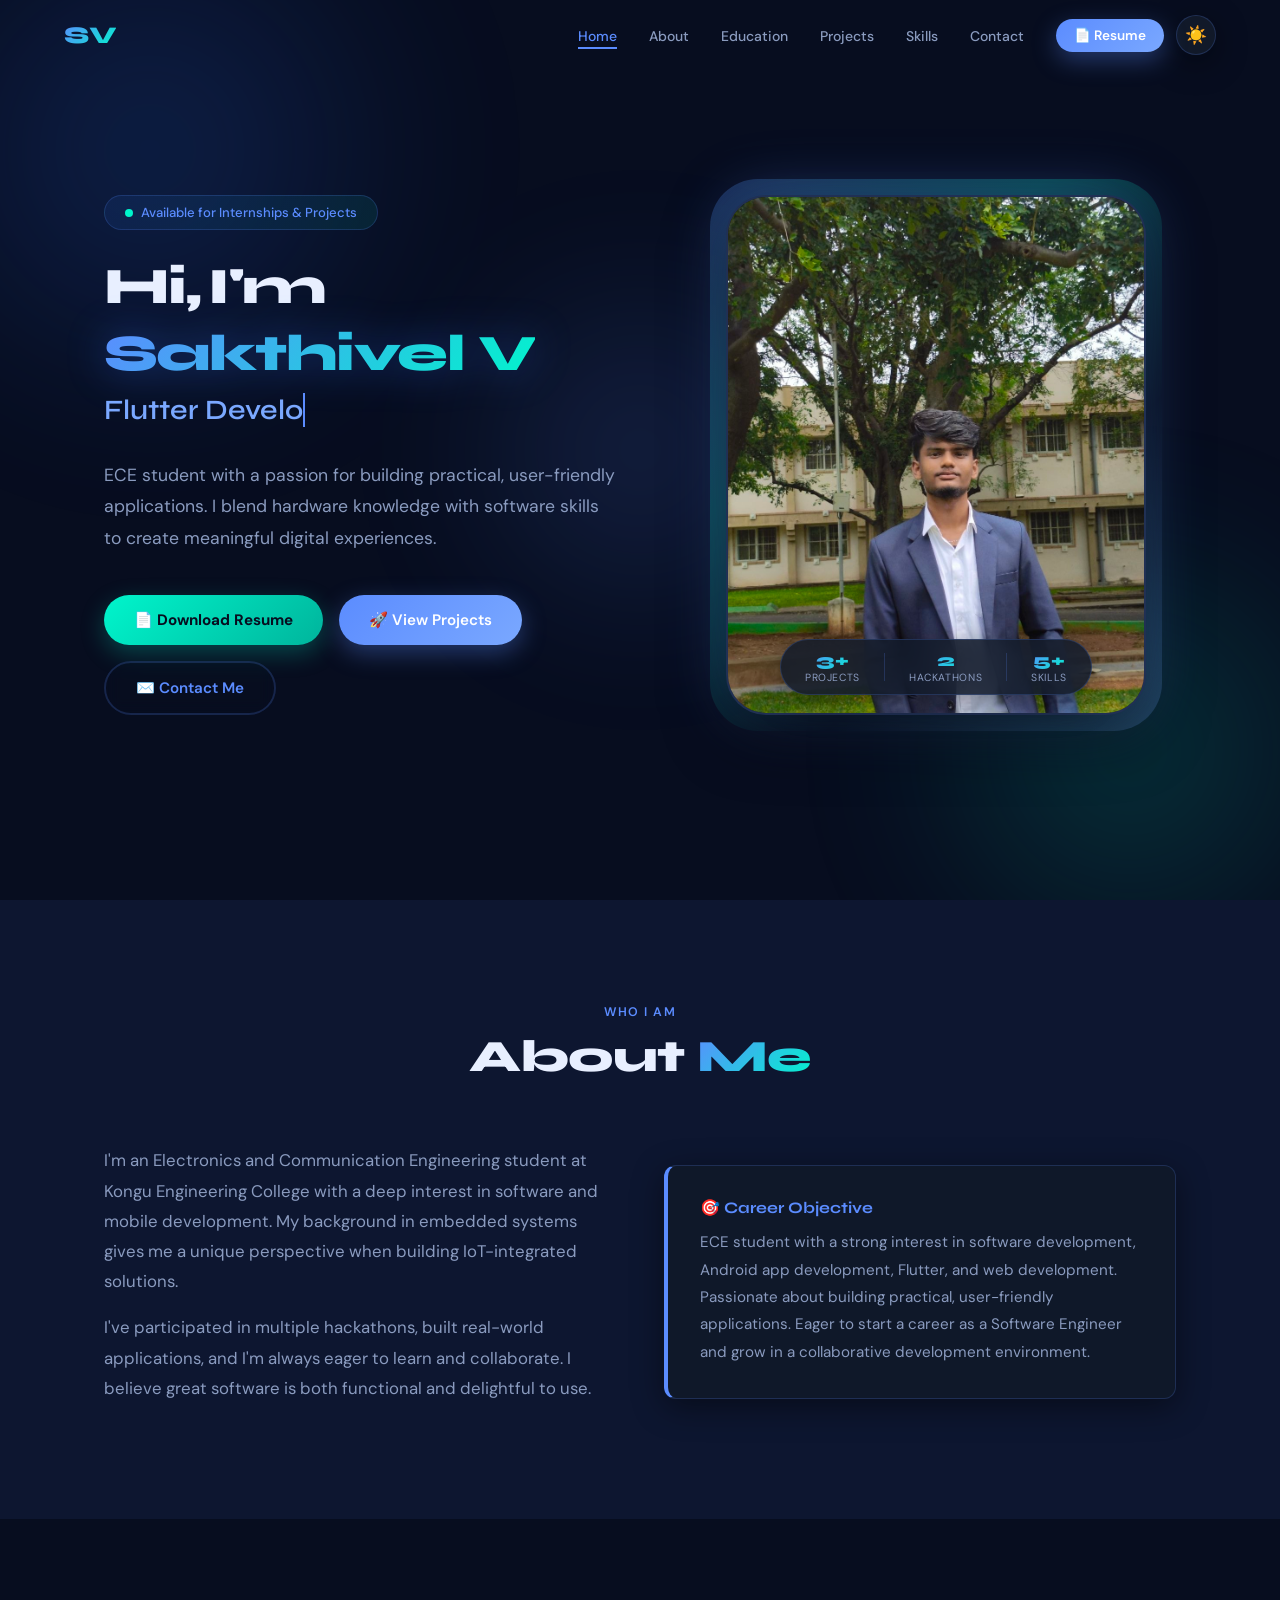
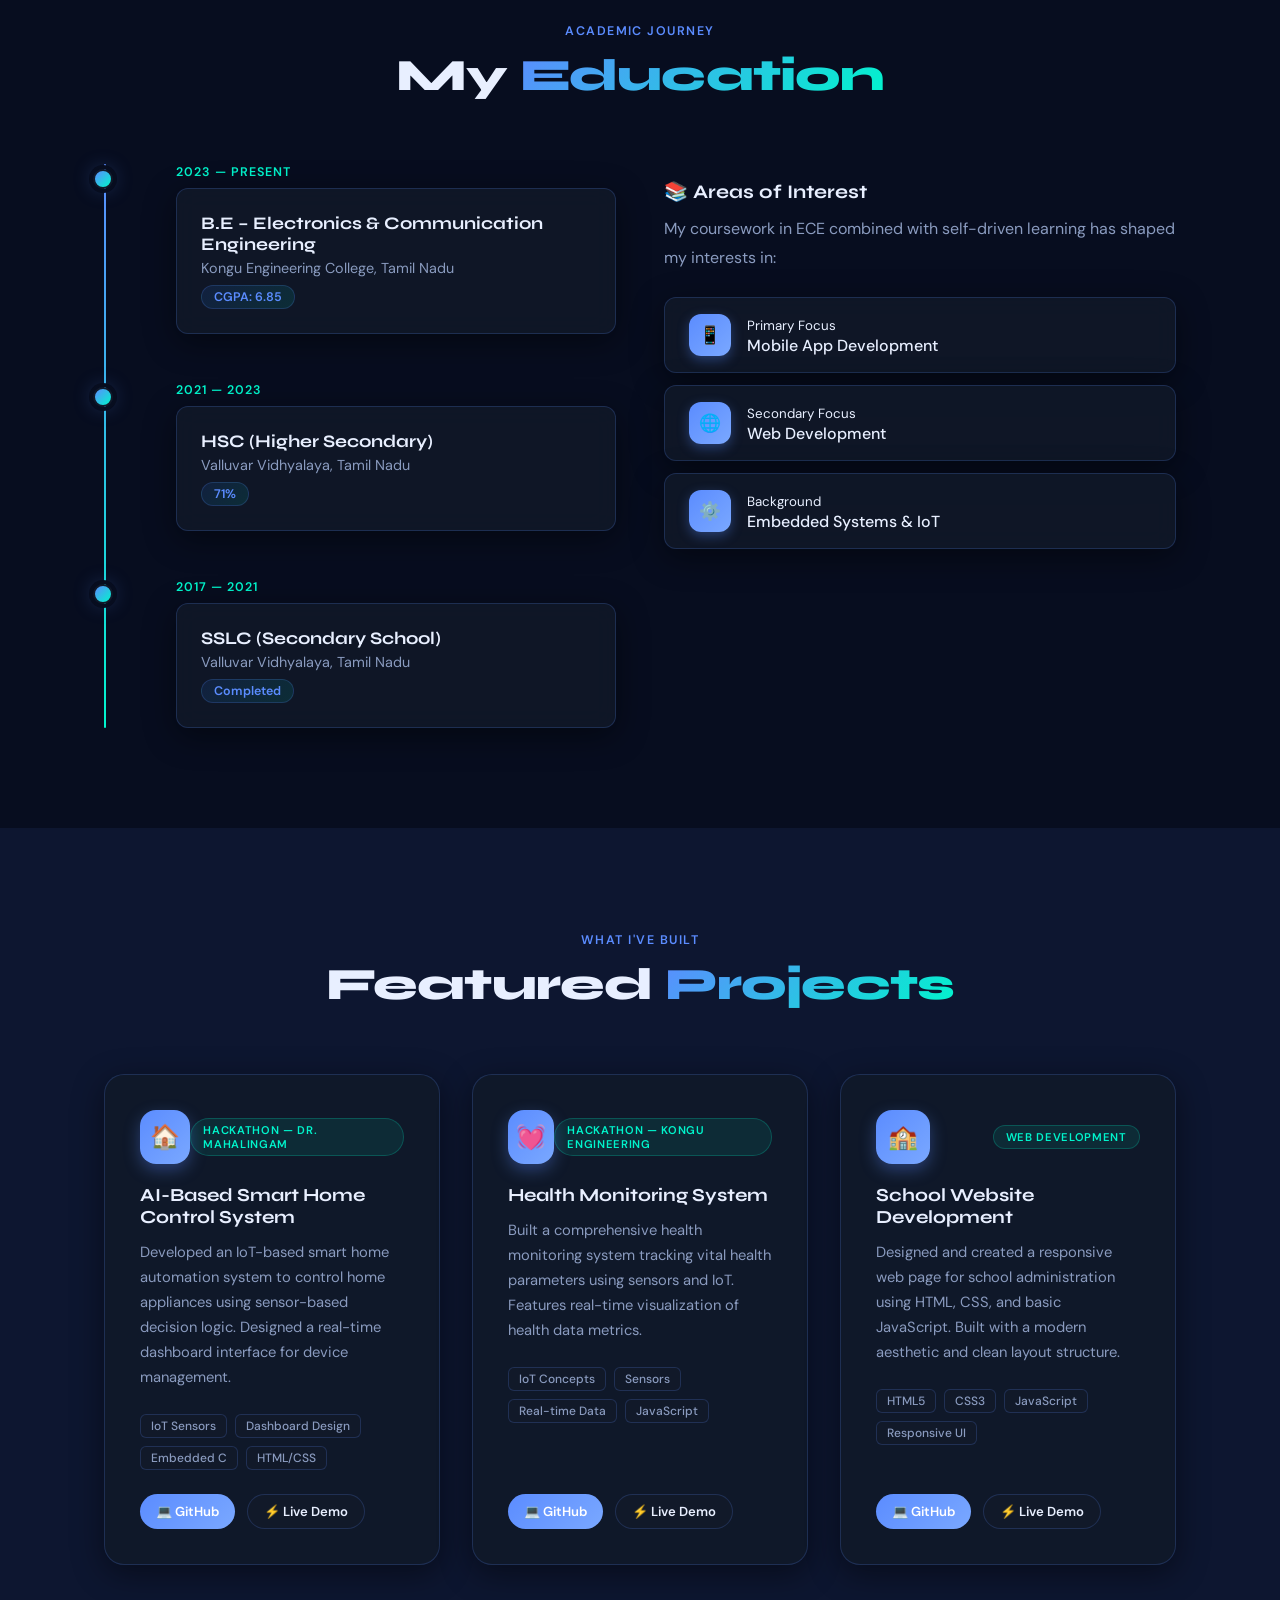
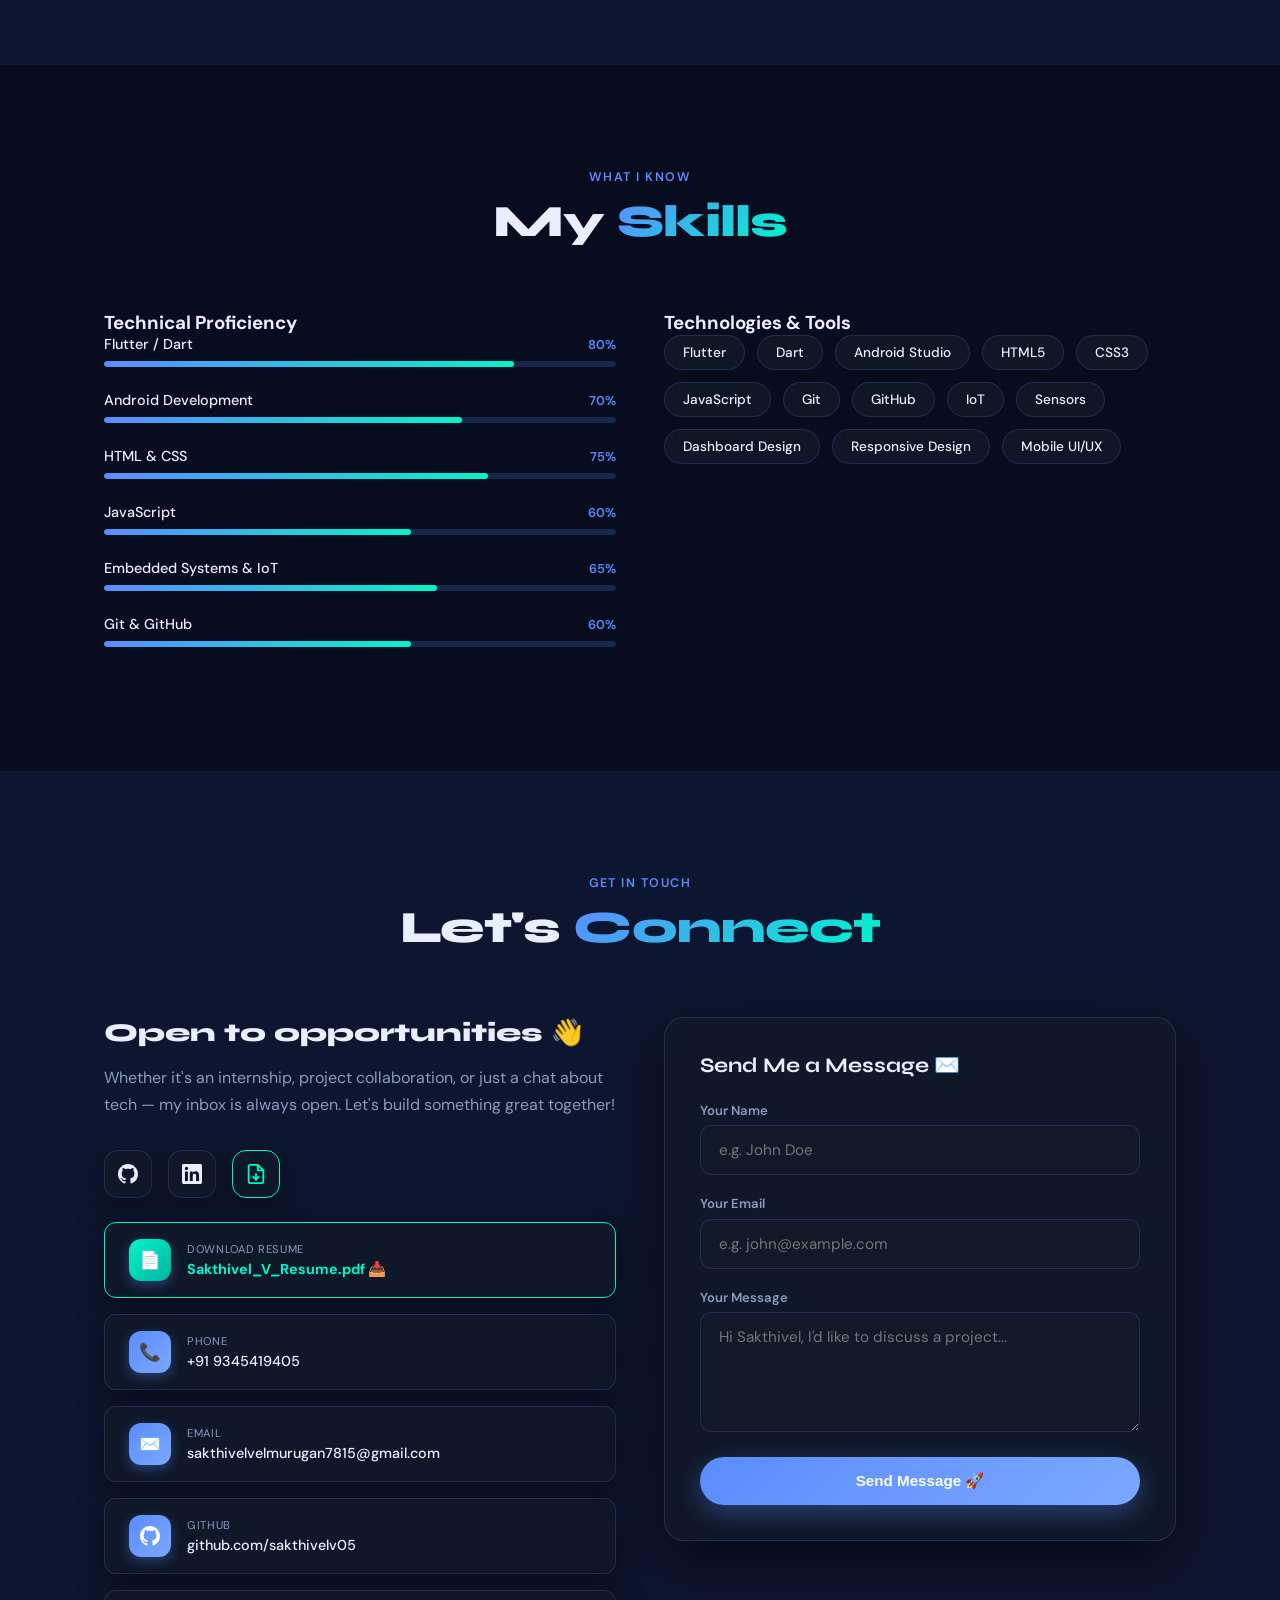
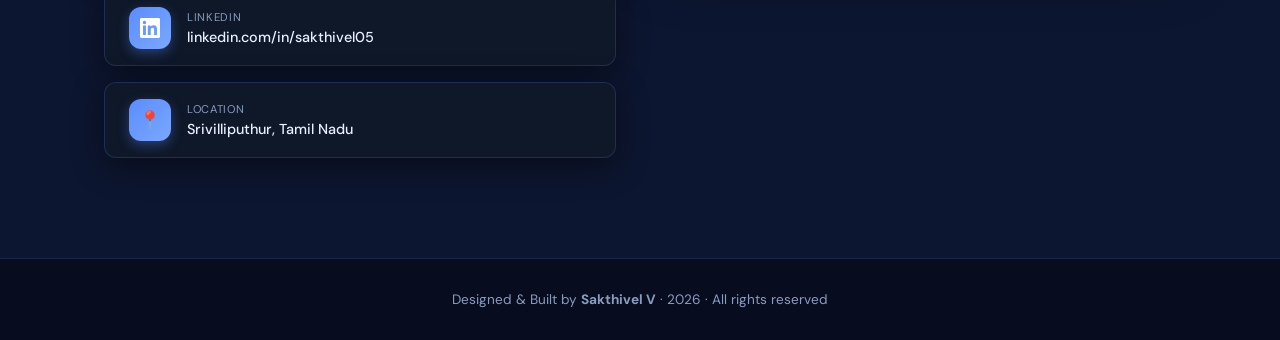
<file: index.html>
<!DOCTYPE html>
<html lang="en" data-theme="dark">
<head>
  <meta charset="UTF-8" />
  <meta name="viewport" content="width=device-width, initial-scale=1.0"/>
  <title>Sakthivel V — Flutter & Web Developer | ECE Student</title>

  <!-- SEO & Meta Tags -->
  <meta name="description" content="Official portfolio of Sakthivel V, B.E ECE student at Kongu Engineering College. Specializing in Flutter mobile development, web development, IoT, and embedded systems." />
  <meta name="keywords" content="Sakthivel V, Sakthivel, Sakthivel Velmurugan, Flutter Developer, Web Developer, ECE, Kongu Engineering College, Portfolio, Android Developer, IoT" />
  <meta name="author" content="Sakthivel V" />
  <meta name="theme-color" content="#070d1f" />

  <!-- Open Graph / Social Sharing Media -->
  <meta property="og:type" content="website" />
  <meta property="og:url" content="https://sakthivelv.netlify.app/" />
  <meta property="og:title" content="Sakthivel V — Developer Portfolio" />
  <meta property="og:description" content="ECE Student & Developer passionate about Flutter, Web Apps, and IoT Solutions. Check out my projects and experience." />
  <meta property="og:image" content="https://sakthivelv.netlify.app/sakthi.jpg" />

  <!-- Twitter Meta Tags -->
  <meta name="twitter:card" content="summary_large_image" />
  <meta name="twitter:title" content="Sakthivel V — Developer Portfolio" />
  <meta name="twitter:description" content="ECE Student & Developer passionate about Flutter, Web Apps, and IoT Solutions." />
  <meta name="twitter:image" content="https://sakthivelv.netlify.app/sakthi.jpg" />

  <!-- Google Fonts -->
  <link rel="preconnect" href="https://fonts.googleapis.com">
  <link rel="preconnect" href="https://fonts.gstatic.com" crossorigin>
  <link href="https://fonts.googleapis.com/css2?family=Syne:wght@400;600;700;800&family=DM+Sans:ital,opsz,wght@0,9..40,300;0,9..40,400;0,9..40,500;1,9..40,300&display=swap" rel="stylesheet"/>

  <!-- External Stylesheet -->
  <link rel="stylesheet" href="styles.css" />

  <!-- Deferred Script -->
  <script src="script.js" defer></script>
</head>
<body>

  <!-- Loader -->
  <div id="loader" aria-label="Loading page"><div class="loader-ring"></div></div>

  <!-- Animated Background Orbs -->
  <div class="bg-orbs" aria-hidden="true">
    <div class="orb"></div>
    <div class="orb"></div>
    <div class="orb"></div>
  </div>

  <!-- NAVBAR -->
  <nav id="navbar" aria-label="Main Navigation">
    <a href="#hero" class="nav-brand">SV</a>
    <ul class="nav-links">
      <li><a href="#hero">Home</a></li>
      <li><a href="#about">About</a></li>
      <li><a href="#education">Education</a></li>
      <li><a href="#projects">Projects</a></li>
      <li><a href="#skills">Skills</a></li>
      <li><a href="#contact">Contact</a></li>
    </ul>
    <div class="nav-actions">
      <a href="Sakthivel_V_Resume.pdf" download="Sakthivel_V_Resume.pdf" class="btn btn-primary" style="padding: 8px 18px; font-size: 0.85rem; border-radius: 100px;">📄 Resume</a>
      <button id="theme-toggle" aria-label="Toggle light and dark mode" title="Toggle theme">☀️</button>
      <button class="hamburger" id="hamburger" aria-label="Toggle navigation menu">
        <span></span><span></span><span></span>
      </button>
    </div>
  </nav>

  <!-- Mobile Navigation Menu -->
  <div class="mobile-menu" id="mobileMenu" aria-label="Mobile Navigation">
    <a href="#hero" class="mob-link">Home</a>
    <a href="#about" class="mob-link">About</a>
    <a href="#education" class="mob-link">Education</a>
    <a href="#projects" class="mob-link">Projects</a>
    <a href="#skills" class="mob-link">Skills</a>
    <a href="#contact" class="mob-link">Contact</a>
    <a href="Sakthivel_V_Resume.pdf" download="Sakthivel_V_Resume.pdf" class="mob-link" style="color:var(--accent3);">📄 Download Resume</a>
  </div>

  <!-- ═══════════════ HERO SECTION ═══════════════ -->
  <section id="hero">
    <div class="container">
      <div class="hero-inner">

        <!-- LEFT: Text & CTAs -->
        <div class="hero-content">
          <div class="hero-tag reveal">
            <span class="dot"></span> Available for Internships &amp; Projects
          </div>
          <h1 class="hero-name reveal delay-1">
            <span class="word">Hi,</span>
            <span class="word">I'm</span>
            <span class="word gradient-text">Sakthivel V</span>
          </h1>
          <div class="hero-typing reveal delay-2">
            <span id="typing-text"></span><span class="cursor" aria-hidden="true"> </span>
          </div>
          <p class="hero-desc reveal delay-3">
            ECE student with a passion for building practical, user-friendly applications. I blend hardware knowledge with software skills to create meaningful digital experiences.
          </p>

          <!-- CTAs including Resume Download -->
          <div class="hero-btns reveal delay-4">
            <a href="Sakthivel_V_Resume.pdf" download="Sakthivel_V_Resume.pdf" class="btn btn-secondary">📄 Download Resume</a>
            <a href="#projects" class="btn btn-primary">🚀 View Projects</a>
            <a href="#contact" class="btn btn-outline">✉️ Contact Me</a>
          </div>
        </div>

        <!-- RIGHT: Photo Visual -->
        <div class="hero-visual reveal-right">
          <div class="hero-photo-wrap">
            <div class="photo-card">
              <img id="avatar-img" src="sakthi.jpg" alt="Sakthivel V - Profile Photo" />
              <div class="photo-fallback" id="avatar-fallback">
                <div class="big-emoji">👨‍💻</div>
                <div class="fallback-name">Sakthivel V</div>
                <div class="fallback-role">Flutter &amp; Web Developer</div>
              </div>
            </div>

            <!-- Stats Overlay Badge -->
            <div class="photo-badge">
              <div class="badge-stat">
                <div class="badge-stat-num">3+</div>
                <div class="badge-stat-label">Projects</div>
              </div>
              <div class="badge-divider"></div>
              <div class="badge-stat">
                <div class="badge-stat-num">2</div>
                <div class="badge-stat-label">Hackathons</div>
              </div>
              <div class="badge-divider"></div>
              <div class="badge-stat">
                <div class="badge-stat-num">5+</div>
                <div class="badge-stat-label">Skills</div>
              </div>
            </div>
          </div>
        </div>

      </div>
    </div>
  </section>

  <!-- ═══════════════ ABOUT SECTION ═══════════════ -->
  <section id="about">
    <div class="container">
      <div class="section-header reveal">
        <div class="section-label">Who I Am</div>
        <h2 class="section-title">About <span>Me</span></h2>
      </div>
      <div class="about-grid">
        <div class="about-text reveal-left">
          <p>I'm an Electronics and Communication Engineering student at Kongu Engineering College with a deep interest in software and mobile development. My background in embedded systems gives me a unique perspective when building IoT-integrated solutions.</p>
          <p>I've participated in multiple hackathons, built real-world applications, and I'm always eager to learn and collaborate. I believe great software is both functional and delightful to use.</p>
        </div>
        <div class="objective-box reveal-right">
          <h3>🎯 Career Objective</h3>
          <p>ECE student with a strong interest in software development, Android app development, Flutter, and web development. Passionate about building practical, user-friendly applications. Eager to start a career as a Software Engineer and grow in a collaborative development environment.</p>
        </div>
      </div>
    </div>
  </section>

  <!-- ═══════════════ EDUCATION SECTION ═══════════════ -->
  <section id="education">
    <div class="container">
      <div class="section-header reveal">
        <div class="section-label">Academic Journey</div>
        <h2 class="section-title">My <span>Education</span></h2>
      </div>
      <div class="edu-grid">
        <div class="reveal-left">
          <div class="timeline">
            <div class="timeline-item">
              <div class="timeline-dot"></div>
              <div class="timeline-year">2023 — Present</div>
              <div class="timeline-card">
                <h3>B.E – Electronics &amp; Communication Engineering</h3>
                <p>Kongu Engineering College, Tamil Nadu</p>
                <span class="timeline-badge">CGPA: 6.85</span>
              </div>
            </div>
            <div class="timeline-item">
              <div class="timeline-dot"></div>
              <div class="timeline-year">2021 — 2023</div>
              <div class="timeline-card">
                <h3>HSC (Higher Secondary)</h3>
                <p>Valluvar Vidhyalaya, Tamil Nadu</p>
                <span class="timeline-badge">71%</span>
              </div>
            </div>
            <div class="timeline-item">
              <div class="timeline-dot"></div>
              <div class="timeline-year">2017 — 2021</div>
              <div class="timeline-card">
                <h3>SSLC (Secondary School)</h3>
                <p>Valluvar Vidhyalaya, Tamil Nadu</p>
                <span class="timeline-badge">Completed</span>
              </div>
            </div>
          </div>
        </div>
        <div class="edu-right reveal-right">
          <h3>📚 Areas of Interest</h3>
          <p style="color:var(--text2);line-height:1.8;margin-top:0.75rem;">My coursework in ECE combined with self-driven learning has shaped my interests in:</p>
          <div style="display:flex;flex-direction:column;gap:0.75rem;margin-top:1.5rem;">
            <div class="contact-link" style="cursor:default;">
              <div class="contact-link-icon">📱</div>
              <div><small>Primary Focus</small><span style="display:block;font-weight:500;">Mobile App Development</span></div>
            </div>
            <div class="contact-link" style="cursor:default;">
              <div class="contact-link-icon">🌐</div>
              <div><small>Secondary Focus</small><span style="display:block;font-weight:500;">Web Development</span></div>
            </div>
            <div class="contact-link" style="cursor:default;">
              <div class="contact-link-icon">⚙️</div>
              <div><small>Background</small><span style="display:block;font-weight:500;">Embedded Systems &amp; IoT</span></div>
            </div>
          </div>
        </div>
      </div>
    </div>
  </section>

  <!-- ═══════════════ PROJECTS SECTION ═══════════════ -->
  <section id="projects">
    <div class="container">
      <div class="section-header reveal">
        <div class="section-label">What I've Built</div>
        <h2 class="section-title">Featured <span>Projects</span></h2>
      </div>
      <div class="projects-grid">

        <!-- Project 1 -->
        <div class="project-card reveal delay-1">
          <div>
            <div class="project-header">
              <div class="project-icon">🏠</div>
              <span class="project-tag">Hackathon — Dr. Mahalingam</span>
            </div>
            <h3>AI-Based Smart Home Control System</h3>
            <p>Developed an IoT-based smart home automation system to control home appliances using sensor-based decision logic. Designed a real-time dashboard interface for device management.</p>
            <div class="project-tech">
              <span class="tech-pill">IoT Sensors</span>
              <span class="tech-pill">Dashboard Design</span>
              <span class="tech-pill">Embedded C</span>
              <span class="tech-pill">HTML/CSS</span>
            </div>
          </div>
          <div class="project-actions">
            <a href="https://github.com/sakthivelv05" target="_blank" rel="noopener" class="project-btn primary-btn">
              <span>💻 GitHub</span>
            </a>
            <a href="#contact" class="project-btn">
              <span>⚡ Live Demo</span>
            </a>
          </div>
        </div>

        <!-- Project 2 -->
        <div class="project-card reveal delay-2">
          <div>
            <div class="project-header">
              <div class="project-icon">💓</div>
              <span class="project-tag">Hackathon — Kongu Engineering</span>
            </div>
            <h3>Health Monitoring System</h3>
            <p>Built a comprehensive health monitoring system tracking vital health parameters using sensors and IoT. Features real-time visualization of health data metrics.</p>
            <div class="project-tech">
              <span class="tech-pill">IoT Concepts</span>
              <span class="tech-pill">Sensors</span>
              <span class="tech-pill">Real-time Data</span>
              <span class="tech-pill">JavaScript</span>
            </div>
          </div>
          <div class="project-actions">
            <a href="https://github.com/sakthivelv05" target="_blank" rel="noopener" class="project-btn primary-btn">
              <span>💻 GitHub</span>
            </a>
            <a href="#contact" class="project-btn">
              <span>⚡ Live Demo</span>
            </a>
          </div>
        </div>

        <!-- Project 3 -->
        <div class="project-card reveal delay-3">
          <div>
            <div class="project-header">
              <div class="project-icon">🏫</div>
              <span class="project-tag">Web Development</span>
            </div>
            <h3>School Website Development</h3>
            <p>Designed and created a responsive web page for school administration using HTML, CSS, and basic JavaScript. Built with a modern aesthetic and clean layout structure.</p>
            <div class="project-tech">
              <span class="tech-pill">HTML5</span>
              <span class="tech-pill">CSS3</span>
              <span class="tech-pill">JavaScript</span>
              <span class="tech-pill">Responsive UI</span>
            </div>
          </div>
          <div class="project-actions">
            <a href="https://github.com/sakthivelv05" target="_blank" rel="noopener" class="project-btn primary-btn">
              <span>💻 GitHub</span>
            </a>
            <a href="#contact" class="project-btn">
              <span>⚡ Live Demo</span>
            </a>
          </div>
        </div>

      </div>
    </div>
  </section>

  <!-- ═══════════════ SKILLS SECTION ═══════════════ -->
  <section id="skills">
    <div class="container">
      <div class="section-header reveal">
        <div class="section-label">What I Know</div>
        <h2 class="section-title">My <span>Skills</span></h2>
      </div>
      <div class="skills-container">
        <div class="reveal-left">
          <h3>Technical Proficiency</h3>
          <div class="skill-bar">
            <div class="skill-bar-top"><span class="skill-name">Flutter / Dart</span><span class="skill-pct">80%</span></div>
            <div class="skill-track"><div class="skill-fill" data-width="80"></div></div>
          </div>
          <div class="skill-bar">
            <div class="skill-bar-top"><span class="skill-name">Android Development</span><span class="skill-pct">70%</span></div>
            <div class="skill-track"><div class="skill-fill" data-width="70"></div></div>
          </div>
          <div class="skill-bar">
            <div class="skill-bar-top"><span class="skill-name">HTML &amp; CSS</span><span class="skill-pct">75%</span></div>
            <div class="skill-track"><div class="skill-fill" data-width="75"></div></div>
          </div>
          <div class="skill-bar">
            <div class="skill-bar-top"><span class="skill-name">JavaScript</span><span class="skill-pct">60%</span></div>
            <div class="skill-track"><div class="skill-fill" data-width="60"></div></div>
          </div>
          <div class="skill-bar">
            <div class="skill-bar-top"><span class="skill-name">Embedded Systems &amp; IoT</span><span class="skill-pct">65%</span></div>
            <div class="skill-track"><div class="skill-fill" data-width="65"></div></div>
          </div>
          <div class="skill-bar">
            <div class="skill-bar-top"><span class="skill-name">Git &amp; GitHub</span><span class="skill-pct">60%</span></div>
            <div class="skill-track"><div class="skill-fill" data-width="60"></div></div>
          </div>
        </div>
        <div class="reveal-right">
          <h3>Technologies &amp; Tools</h3>
          <div class="skill-tags">
            <span class="skill-tag">Flutter</span>
            <span class="skill-tag">Dart</span>
            <span class="skill-tag">Android Studio</span>
            <span class="skill-tag">HTML5</span>
            <span class="skill-tag">CSS3</span>
            <span class="skill-tag">JavaScript</span>
            <span class="skill-tag">Git</span>
            <span class="skill-tag">GitHub</span>
            <span class="skill-tag">IoT</span>
            <span class="skill-tag">Sensors</span>
            <span class="skill-tag">Dashboard Design</span>
            <span class="skill-tag">Responsive Design</span>
            <span class="skill-tag">Mobile UI/UX</span>
          </div>
        </div>
      </div>
    </div>
  </section>

  <!-- ═══════════════ CONTACT SECTION ═══════════════ -->
  <section id="contact">
    <div class="container">
      <div class="section-header reveal">
        <div class="section-label">Get In Touch</div>
        <h2 class="section-title">Let's <span>Connect</span></h2>
      </div>
      <div class="contact-grid">

        <div class="contact-intro reveal-left">
          <h3>Open to opportunities 👋</h3>
          <p>Whether it's an internship, project collaboration, or just a chat about tech — my inbox is always open. Let's build something great together!</p>
          
          <div class="contact-socials" style="margin-top:1.5rem; margin-bottom:1.5rem;">
            <a href="https://github.com/sakthivelv05" target="_blank" rel="noopener" class="social-btn" title="GitHub" aria-label="GitHub Profile">
              <svg width="20" height="20" viewBox="0 0 24 24" fill="currentColor"><path d="M12 0C5.37 0 0 5.37 0 12c0 5.31 3.435 9.795 8.205 11.385.6.105.825-.255.825-.57 0-.285-.015-1.23-.015-2.235-3.015.555-3.795-.735-4.035-1.41-.135-.345-.72-1.41-1.23-1.695-.42-.225-1.02-.78-.015-.795.945-.015 1.62.87 1.845 1.23 1.08 1.815 2.805 1.305 3.495.99.105-.78.42-1.305.765-1.605-2.67-.3-5.46-1.335-5.46-5.925 0-1.305.465-2.385 1.23-3.225-.12-.3-.54-1.53.12-3.18 0 0 1.005-.315 3.3 1.23.96-.27 1.98-.405 3-.405s2.04.135 3 .405c2.295-1.56 3.3-1.23 3.3-1.23.66 1.65.24 2.88.12 3.18.765.84 1.23 1.905 1.23 3.225 0 4.605-2.805 5.625-5.475 5.925.435.375.81 1.095.81 2.22 0 1.605-.015 2.895-.015 3.3 0 .315.225.69.825.57A12.02 12.02 0 0024 12c0-6.63-5.37-12-12-12z"/></svg>
            </a>
            <a href="https://linkedin.com/in/sakthivel05/" target="_blank" rel="noopener" class="social-btn" title="LinkedIn" aria-label="LinkedIn Profile">
              <svg width="20" height="20" viewBox="0 0 24 24" fill="currentColor"><path d="M20.447 20.452h-3.554v-5.569c0-1.328-.027-3.037-1.852-3.037-1.853 0-2.136 1.445-2.136 2.939v5.667H9.351V9h3.414v1.561h.046c.477-.9 1.637-1.85 3.37-1.85 3.601 0 4.267 2.37 4.267 5.455v6.286zM5.337 7.433a2.062 2.062 0 01-2.063-2.065 2.064 2.064 0 112.063 2.065zm1.782 13.019H3.555V9h3.564v11.452zM22.225 0H1.771C.792 0 0 .774 0 1.729v20.542C0 23.227.792 24 1.771 24h20.451C23.2 24 24 23.227 24 22.271V1.729C24 .774 23.2 0 22.222 0h.003z"/></svg>
            </a>
            <!-- 3rd Icon Button: Download Resume -->
            <a href="Sakthivel_V_Resume.pdf" download="Sakthivel_V_Resume.pdf" class="social-btn" title="Download Resume (CV)" aria-label="Download Resume" style="color:var(--accent3); border-color:var(--accent3);">
              <svg width="22" height="22" viewBox="0 0 24 24" fill="none" stroke="currentColor" stroke-width="2" stroke-linecap="round" stroke-linejoin="round"><path d="M14 2H6a2 2 0 0 0-2 2v16a2 2 0 0 0 2 2h12a2 2 0 0 0 2-2V8z"></path><polyline points="14 2 14 8 20 8"></polyline><line x1="12" y1="18" x2="12" y2="12"></line><polyline points="9 15 12 18 15 15"></polyline></svg>
            </a>
          </div>

          <div class="contact-links">
            <a href="Sakthivel_V_Resume.pdf" download="Sakthivel_V_Resume.pdf" class="contact-link" style="border-color:var(--accent3);">
              <div class="contact-link-icon" style="background:linear-gradient(135deg,var(--accent3),#00b59c); color:#070d1f; font-weight:bold;">📄</div>
              <div class="contact-link-info">
                <small>Download Resume</small>
                <span style="color:var(--accent3); font-weight:700;">Sakthivel_V_Resume.pdf 📥</span>
              </div>
            </a>
            <a href="tel:9345419405" class="contact-link">
              <div class="contact-link-icon">📞</div>
              <div class="contact-link-info">
                <small>Phone</small>
                <span>+91 9345419405</span>
              </div>
            </a>
            <a href="mailto:sakthivelvelmurugan7815@gmail.com" class="contact-link">
              <div class="contact-link-icon">✉️</div>
              <div class="contact-link-info">
                <small>Email</small>
                <span>sakthivelvelmurugan7815@gmail.com</span>
              </div>
            </a>
            <a href="https://github.com/sakthivelv05" target="_blank" rel="noopener" class="contact-link">
              <div class="contact-link-icon">
                <svg width="20" height="20" viewBox="0 0 24 24" fill="white"><path d="M12 0C5.37 0 0 5.37 0 12c0 5.31 3.435 9.795 8.205 11.385.6.105.825-.255.825-.57 0-.285-.015-1.23-.015-2.235-3.015.555-3.795-.735-4.035-1.41-.135-.345-.72-1.41-1.23-1.695-.42-.225-1.02-.78-.015-.795.945-.015 1.62.87 1.845 1.23 1.08 1.815 2.805 1.305 3.495.99.105-.78.42-1.305.765-1.605-2.67-.3-5.46-1.335-5.46-5.925 0-1.305.465-2.385 1.23-3.225-.12-.3-.54-1.53.12-3.18 0 0 1.005-.315 3.3 1.23.96-.27 1.98-.405 3-.405s2.04.135 3 .405c2.295-1.56 3.3-1.23 3.3-1.23.66 1.65.24 2.88.12 3.18.765.84 1.23 1.905 1.23 3.225 0 4.605-2.805 5.625-5.475 5.925.435.375.81 1.095.81 2.22 0 1.605-.015 2.895-.015 3.3 0 .315.225.69.825.57A12.02 12.02 0 0024 12c0-6.63-5.37-12-12-12z"/></svg>
              </div>
              <div class="contact-link-info">
                <small>GitHub</small>
                <span>github.com/sakthivelv05</span>
              </div>
            </a>
            <a href="https://linkedin.com/in/sakthivel05/" target="_blank" rel="noopener" class="contact-link">
              <div class="contact-link-icon">
                <svg width="20" height="20" viewBox="0 0 24 24" fill="white"><path d="M20.447 20.452h-3.554v-5.569c0-1.328-.027-3.037-1.852-3.037-1.853 0-2.136 1.445-2.136 2.939v5.667H9.351V9h3.414v1.561h.046c.477-.9 1.637-1.85 3.37-1.85 3.601 0 4.267 2.37 4.267 5.455v6.286zM5.337 7.433a2.062 2.062 0 01-2.063-2.065 2.064 2.064 0 112.063 2.065zm1.782 13.019H3.555V9h3.564v11.452zM22.225 0H1.771C.792 0 0 .774 0 1.729v20.542C0 23.227.792 24 1.771 24h20.451C23.2 24 24 23.227 24 22.271V1.729C24 .774 23.2 0 22.222 0h.003z"/></svg>
              </div>
              <div class="contact-link-info">
                <small>LinkedIn</small>
                <span>linkedin.com/in/sakthivel05</span>
              </div>
            </a>
            <div class="contact-link" style="cursor:default;">
              <div class="contact-link-icon">📍</div>
              <div class="contact-link-info">
                <small>Location</small>
                <span>Srivilliputhur, Tamil Nadu</span>
              </div>
            </div>
          </div>
        </div>

        <!-- Interactive Contact Form -->
        <div class="contact-form-wrap reveal-right">
          <h3>Send Me a Message ✉️</h3>
          <form id="contact-form">
            <!-- Replace access_key with your Web3Forms key if desired -->
            <input type="hidden" name="access_key" value="YOUR_WEB3FORMS_ACCESS_KEY">
            <input type="hidden" name="subject" value="New Portfolio Contact Message">

            <div class="form-group">
              <label for="name" class="form-label">Your Name</label>
              <input type="text" id="name" name="name" class="form-input" placeholder="e.g. John Doe" required />
            </div>

            <div class="form-group">
              <label for="email" class="form-label">Your Email</label>
              <input type="email" id="email" name="email" class="form-input" placeholder="e.g. john@example.com" required />
            </div>

            <div class="form-group">
              <label for="message" class="form-label">Your Message</label>
              <textarea id="message" name="message" class="form-input" placeholder="Hi Sakthivel, I'd like to discuss a project..." required></textarea>
            </div>

            <button type="submit" class="btn btn-primary" style="width:100%; justify-content:center;">Send Message 🚀</button>
            <div id="form-status" class="form-status"></div>
          </form>
        </div>

      </div>
    </div>
  </section>

  <!-- FOOTER -->
  <footer>
    <p>Designed &amp; Built by <strong>Sakthivel V</strong> · 2026 · All rights reserved</p>
  </footer>

  <!-- SCROLL TO TOP -->
  <button id="scroll-top" title="Back to top" aria-label="Scroll back to top">↑</button>

</body>
</html>
</file>
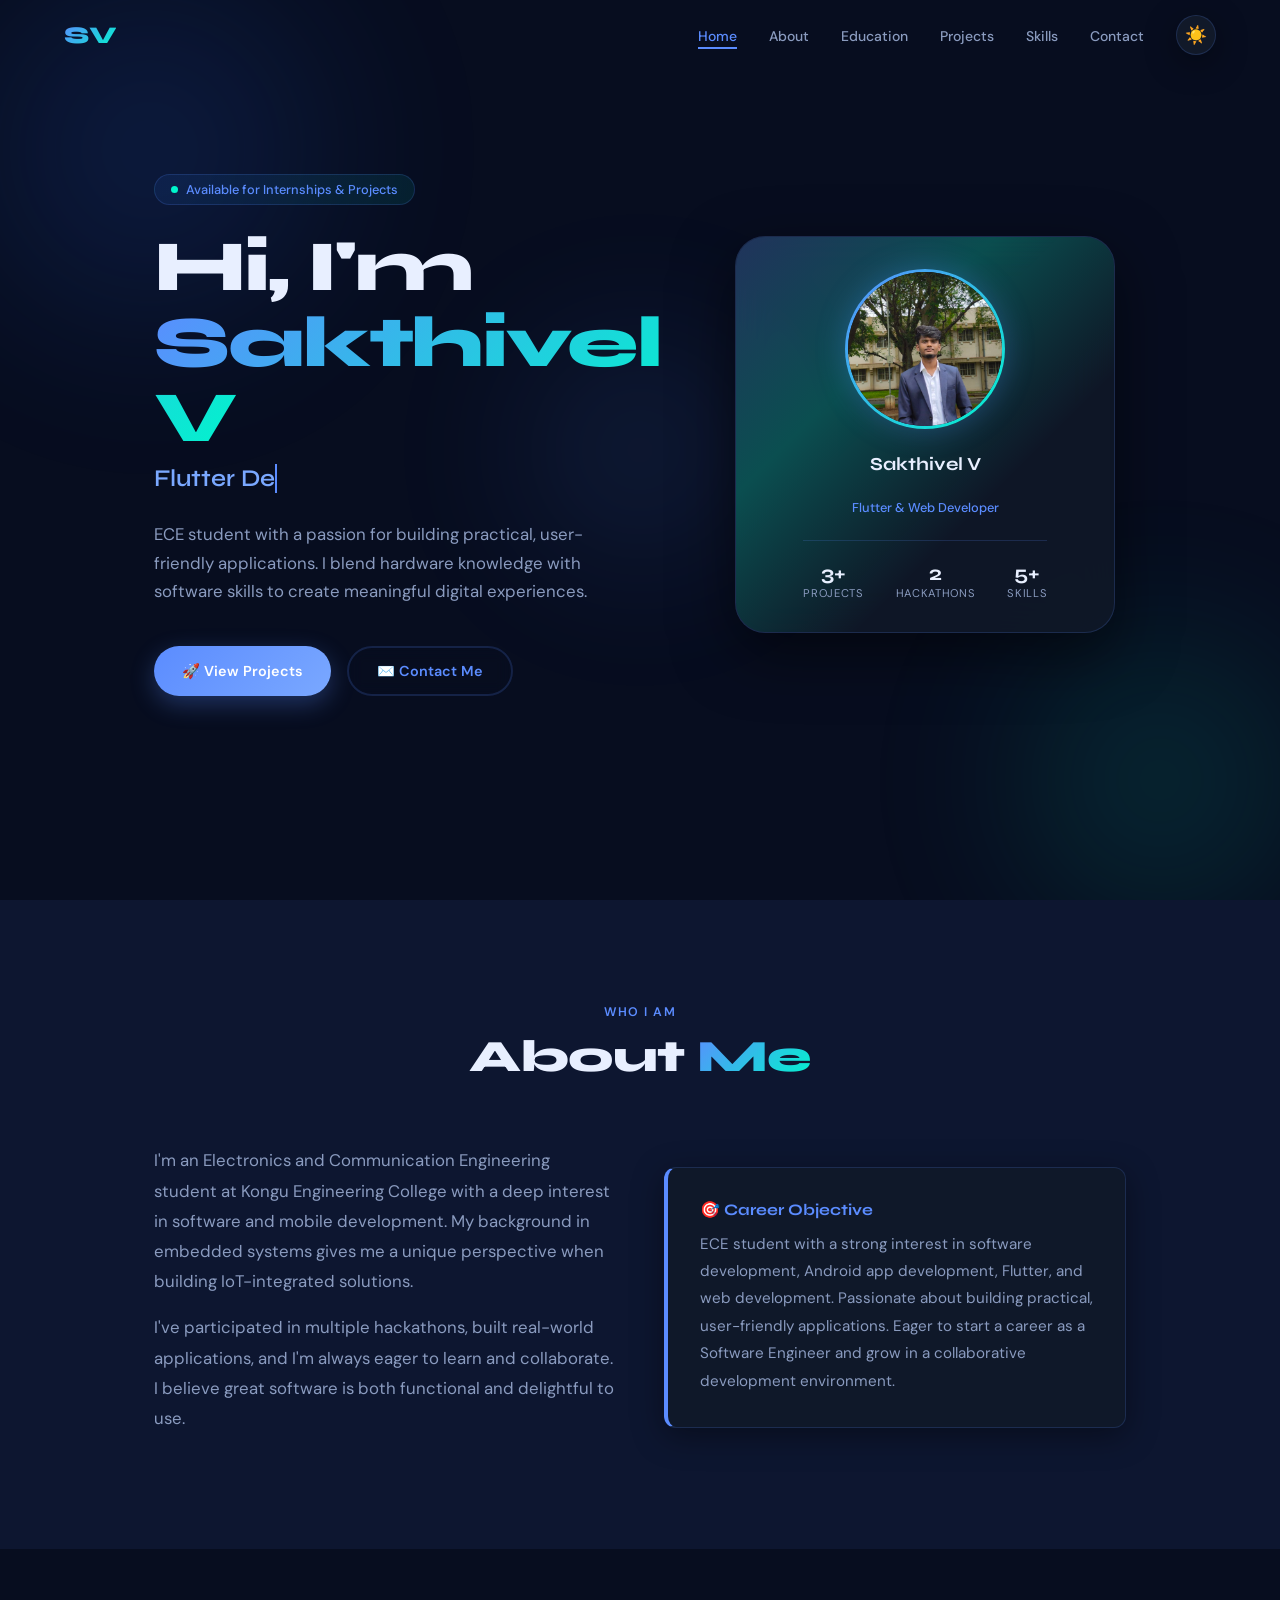
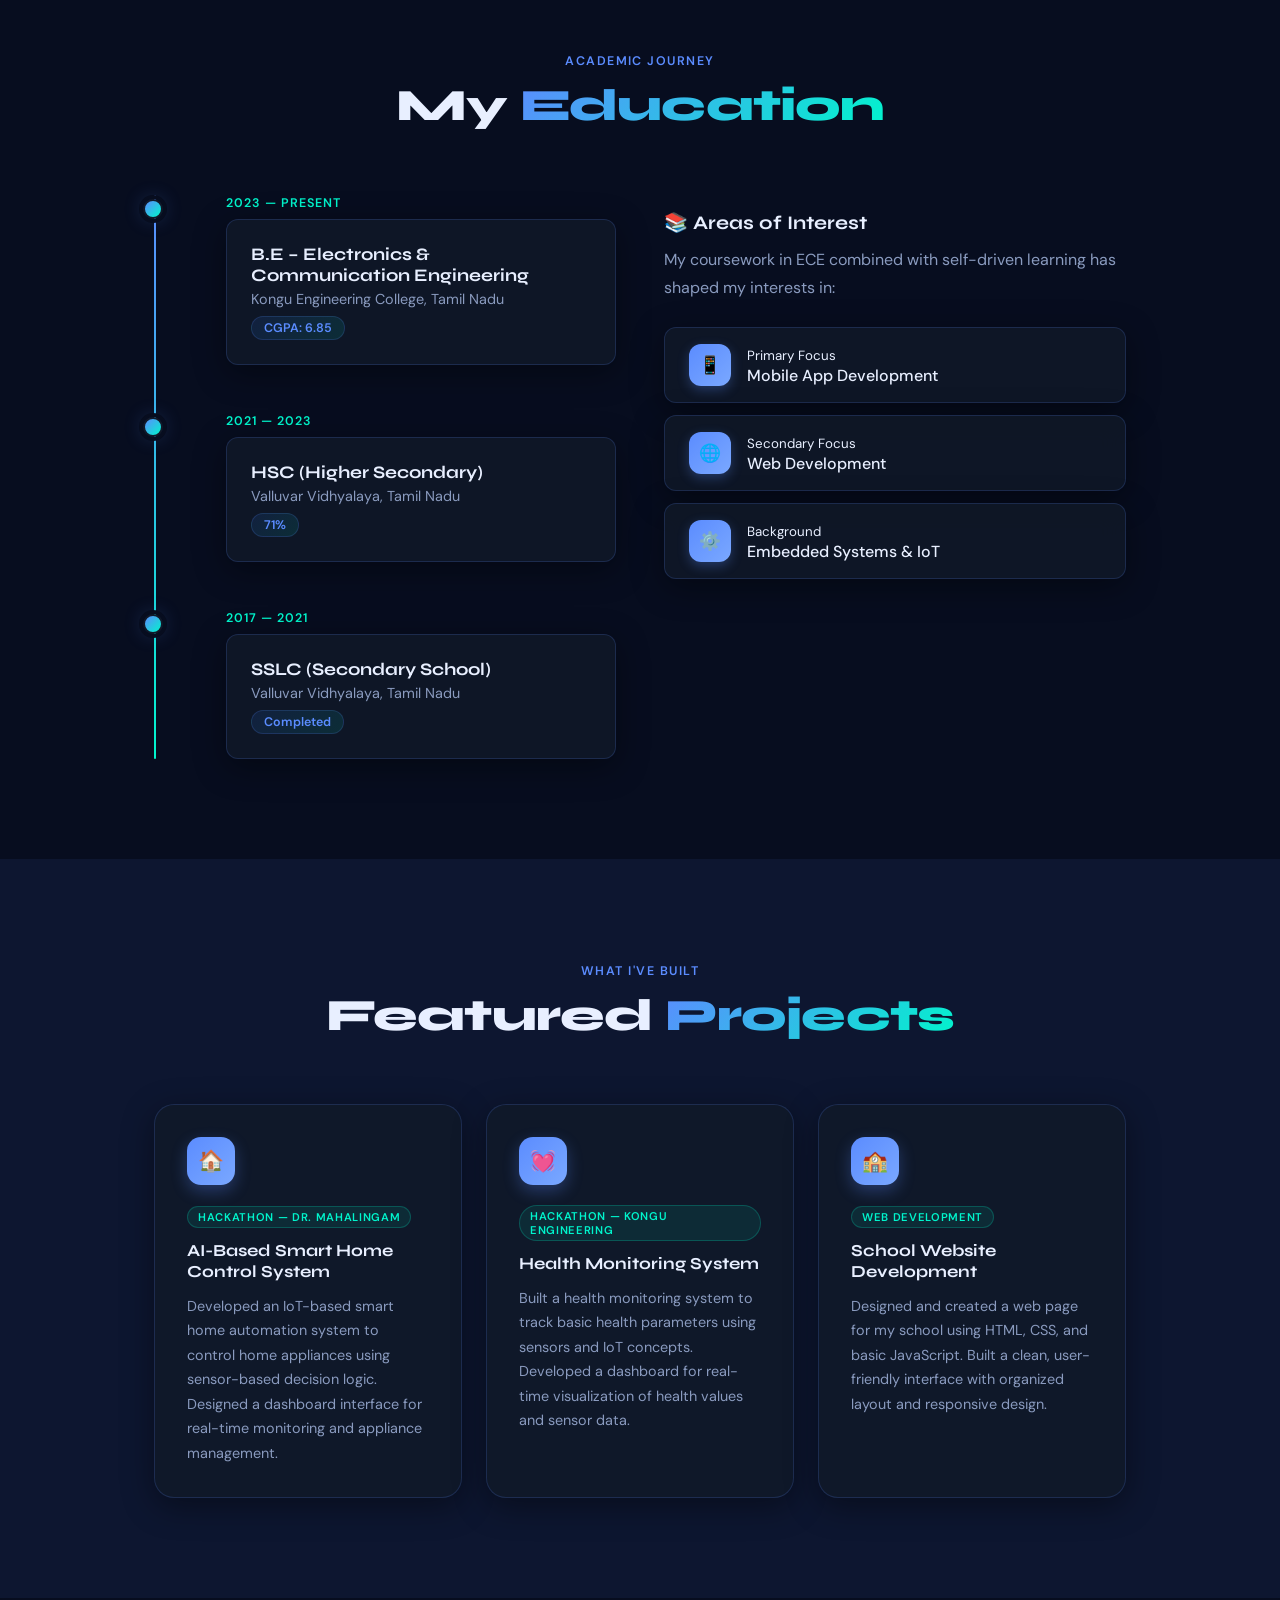
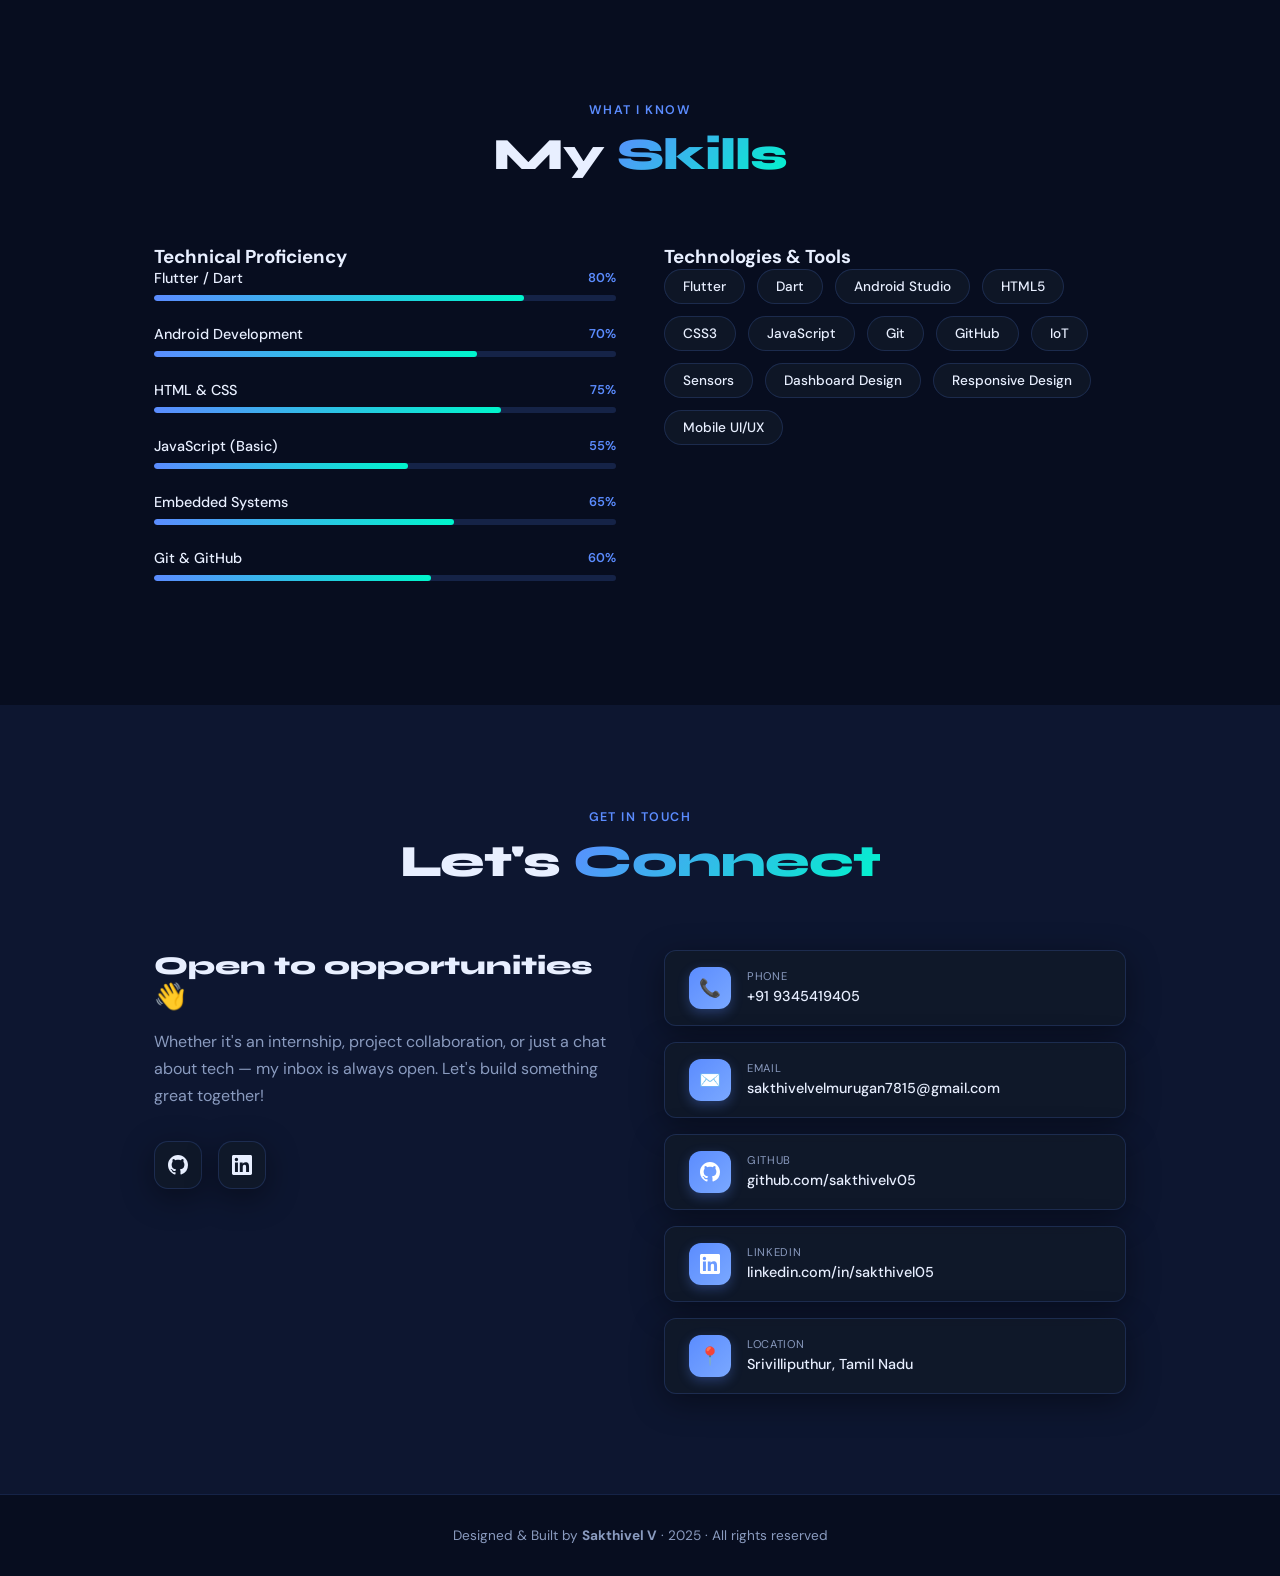
<file: portfolio website/sakthivel_portfolio.html>
<!DOCTYPE html>
<html lang="en" data-theme="dark">
<head>
<meta charset="UTF-8" />
<meta name="viewport" content="width=device-width, initial-scale=1.0"/>
<title>Sakthivel V — Portfolio</title>
<link href="https://fonts.googleapis.com/css2?family=Syne:wght@400;600;700;800&family=DM+Sans:ital,opsz,wght@0,9..40,300;0,9..40,400;0,9..40,500;1,9..40,300&display=swap" rel="stylesheet"/>
<style>
/* ═══════════════════════════════════════════
   CSS CUSTOM PROPERTIES
═══════════════════════════════════════════ */
:root {
  --bg: #f0f4ff;
  --bg2: #e6edff;
  --surface: #ffffff;
  --surface2: rgba(255,255,255,0.7);
  --border: rgba(99,140,255,0.15);
  --text: #0d1b3e;
  --text2: #4a5980;
  --accent: #2d6ef6;
  --accent2: #5b8cff;
  --accent3: #00d4b1;
  --glow: rgba(45,110,246,0.25);
  --shadow: 0 8px 32px rgba(45,110,246,0.12);
  --shadow-lg: 0 20px 60px rgba(45,110,246,0.18);
  --radius: 20px;
  --radius-sm: 12px;
  --nav-h: 70px;
  --transition: 0.4s cubic-bezier(0.23, 1, 0.32, 1);
}
[data-theme="dark"] {
  --bg: #070d1f;
  --bg2: #0d1630;
  --surface: #111929;
  --surface2: rgba(17,25,41,0.8);
  --border: rgba(91,140,255,0.18);
  --text: #e8efff;
  --text2: #8a9bbf;
  --accent: #5b8cff;
  --accent2: #7aa8ff;
  --accent3: #00f5cc;
  --glow: rgba(91,140,255,0.3);
  --shadow: 0 8px 32px rgba(0,0,0,0.4);
  --shadow-lg: 0 20px 60px rgba(0,0,0,0.5);
}

/* ═══════════════════════════════════════════
   RESET & BASE
═══════════════════════════════════════════ */
*, *::before, *::after { margin:0; padding:0; box-sizing:border-box; }
html { scroll-behavior:smooth; }
body {
  font-family: 'DM Sans', sans-serif;
  background: var(--bg);
  color: var(--text);
  overflow-x: hidden;
  transition: background var(--transition), color var(--transition);
}
a { text-decoration:none; color:inherit; }
img { max-width:100%; }
section { padding: 100px 0; }

/* ═══════════════════════════════════════════
   LOADER
═══════════════════════════════════════════ */
#loader {
  position:fixed; inset:0; z-index:9999;
  background: var(--bg);
  display:flex; align-items:center; justify-content:center;
  transition: opacity 0.6s ease, visibility 0.6s ease;
}
#loader.hidden { opacity:0; visibility:hidden; }
.loader-ring {
  width:60px; height:60px;
  border:3px solid var(--border);
  border-top-color:var(--accent);
  border-radius:50%;
  animation: spin 0.8s linear infinite;
}
@keyframes spin { to { transform:rotate(360deg); } }

/* ═══════════════════════════════════════════
   ANIMATED BG
═══════════════════════════════════════════ */
.bg-orbs {
  position:fixed; inset:0; pointer-events:none; z-index:0; overflow:hidden;
}
.orb {
  position:absolute; border-radius:50%;
  filter:blur(80px); opacity:0.35;
  animation: drift 12s ease-in-out infinite alternate;
}
.orb:nth-child(1) { width:500px;height:500px; background:radial-gradient(circle,#2d6ef6,transparent 70%); top:-100px;left:-100px; animation-delay:0s; }
.orb:nth-child(2) { width:400px;height:400px; background:radial-gradient(circle,#00d4b1,transparent 70%); bottom:-80px;right:-80px; animation-delay:-4s; }
.orb:nth-child(3) { width:300px;height:300px; background:radial-gradient(circle,#5b8cff,transparent 70%); top:50%;left:50%;transform:translate(-50%,-50%); animation-delay:-8s; }
@keyframes drift {
  0% { transform: translate(0,0) scale(1); }
  100% { transform: translate(30px,30px) scale(1.1); }
}
[data-theme="dark"] .orb { opacity:0.2; }

/* ═══════════════════════════════════════════
   NAVBAR
═══════════════════════════════════════════ */
nav {
  position:fixed; top:0; left:0; right:0; z-index:100;
  height:var(--nav-h);
  display:flex; align-items:center;
  padding: 0 5%;
  transition: background 0.4s, box-shadow 0.4s;
}
nav.scrolled {
  background:var(--surface2);
  backdrop-filter:blur(20px);
  box-shadow:var(--shadow);
}
.nav-brand {
  font-family:'Syne',sans-serif;
  font-size:1.5rem; font-weight:800;
  background:linear-gradient(135deg,var(--accent),var(--accent3));
  -webkit-background-clip:text; -webkit-text-fill-color:transparent;
  background-clip:text;
  letter-spacing:-0.02em;
}
.nav-links {
  display:flex; gap:2rem;
  list-style:none;
  margin-left:auto; margin-right:2rem;
}
.nav-links a {
  font-size:0.875rem; font-weight:500;
  color:var(--text2);
  transition:color 0.3s;
  position:relative;
}
.nav-links a::after {
  content:''; position:absolute; bottom:-4px;left:0;right:0;
  height:2px; background:var(--accent);
  transform:scaleX(0); transform-origin:left;
  transition:transform 0.3s;
}
.nav-links a:hover, .nav-links a.active { color:var(--accent); }
.nav-links a:hover::after, .nav-links a.active::after { transform:scaleX(1); }
.nav-actions { display:flex; gap:0.75rem; align-items:center; }
#theme-toggle {
  width:40px;height:40px; border-radius:50%;
  border:1.5px solid var(--border);
  background:var(--surface);
  cursor:pointer; font-size:1.1rem;
  display:flex;align-items:center;justify-content:center;
  transition:all 0.3s; box-shadow:var(--shadow);
}
#theme-toggle:hover { transform:scale(1.1) rotate(20deg); }
.hamburger {
  display:none; flex-direction:column; gap:5px;
  cursor:pointer; padding:6px;
}
.hamburger span { width:24px;height:2px; background:var(--text); transition:all 0.3s; border-radius:2px; }
.hamburger.open span:nth-child(1){transform:translateY(7px) rotate(45deg);}
.hamburger.open span:nth-child(2){opacity:0;}
.hamburger.open span:nth-child(3){transform:translateY(-7px) rotate(-45deg);}

/* Mobile Menu */
.mobile-menu {
  position:fixed; inset:0; z-index:99;
  background:var(--surface2); backdrop-filter:blur(30px);
  display:flex; flex-direction:column;
  align-items:center; justify-content:center; gap:2.5rem;
  transform:translateX(100%);
  transition:transform 0.5s cubic-bezier(0.23,1,0.32,1);
}
.mobile-menu.open { transform:translateX(0); }
.mobile-menu a { font-family:'Syne',sans-serif; font-size:2rem; font-weight:700; color:var(--text); }
.mobile-menu a:hover { color:var(--accent); }

/* ═══════════════════════════════════════════
   CONTAINER
═══════════════════════════════════════════ */
.container { max-width:1100px; margin:0 auto; padding:0 5%; position:relative; z-index:1; }

/* ═══════════════════════════════════════════
   HERO
═══════════════════════════════════════════ */
#hero {
  min-height:100vh;
  display:flex; align-items:center;
  padding-top:var(--nav-h);
}
.hero-inner {
  display:grid; grid-template-columns:1fr 1fr;
  gap:4rem; align-items:center; width:100%;
}
.hero-tag {
  display:inline-flex; align-items:center; gap:0.5rem;
  background:linear-gradient(135deg,rgba(45,110,246,0.1),rgba(0,212,177,0.1));
  border:1px solid var(--border);
  border-radius:100px; padding:6px 16px;
  font-size:0.8rem; font-weight:500; color:var(--accent);
  margin-bottom:1.5rem;
}
.hero-tag .dot { width:7px;height:7px; background:var(--accent3); border-radius:50%; animation:pulse 2s infinite; }
@keyframes pulse { 0%,100%{opacity:1;transform:scale(1);} 50%{opacity:0.5;transform:scale(0.8);} }
.hero-name {
  font-family:'Syne',sans-serif;
  font-size:clamp(2.8rem,6vw,4.5rem);
  font-weight:800; line-height:1.05;
  letter-spacing:-0.03em;
  color:var(--text);
  margin-bottom:0.5rem;
}
.hero-name .gradient-text {
  background:linear-gradient(135deg,var(--accent),var(--accent3));
  -webkit-background-clip:text; -webkit-text-fill-color:transparent;
  background-clip:text;
}
.hero-typing {
  font-family:'Syne',sans-serif;
  font-size:clamp(1.1rem,2.5vw,1.5rem);
  font-weight:600; color:var(--accent2);
  min-height:2rem; margin-bottom:1.5rem;
}
.cursor { border-right:2px solid var(--accent); animation:blink 0.7s infinite; }
@keyframes blink { 0%,50%{opacity:1;} 51%,100%{opacity:0;} }
.hero-desc { color:var(--text2); line-height:1.7; font-size:1.05rem; margin-bottom:2.5rem; max-width:480px; }
.hero-btns { display:flex; gap:1rem; flex-wrap:wrap; }
.btn {
  display:inline-flex; align-items:center; gap:0.5rem;
  padding:14px 28px; border-radius:100px;
  font-weight:600; font-size:0.9rem;
  cursor:pointer; border:none;
  transition:all 0.3s; position:relative; overflow:hidden;
}
.btn-primary {
  background:linear-gradient(135deg,var(--accent),var(--accent2));
  color:#fff;
  box-shadow:0 8px 24px var(--glow);
}
.btn-primary:hover { transform:translateY(-3px); box-shadow:0 14px 36px var(--glow); }
.btn-outline {
  background:transparent;
  color:var(--accent);
  border:2px solid var(--border);
  backdrop-filter:blur(8px);
}
.btn-outline:hover { background:var(--accent); color:#fff; transform:translateY(-3px); border-color:var(--accent); }
/* Ripple */
.btn::after {
  content:''; position:absolute;
  width:200%; height:200%; top:50%;left:50%;
  transform:translate(-50%,-50%) scale(0);
  background:rgba(255,255,255,0.25); border-radius:50%;
  transition:transform 0.5s, opacity 0.5s;
}
.btn:active::after { transform:translate(-50%,-50%) scale(1); opacity:0; }

/* Hero visual */
.hero-visual { display:flex; align-items:center; justify-content:center; }
.hero-card {
  width:clamp(280px,90vw,380px); height:auto;
  background:var(--surface2);
  backdrop-filter:blur(20px);
  border:1px solid var(--border);
  border-radius:30px;
  display:flex; flex-direction:column;
  align-items:center; justify-content:center; gap:1.5rem;
  padding:2rem 1.5rem;
  box-shadow:var(--shadow-lg);
  position:relative; overflow:hidden;
  animation: float 5s ease-in-out infinite;
}
@keyframes float { 0%,100%{transform:translateY(0);} 50%{transform:translateY(-16px);} }
.hero-card::before {
  content:''; position:absolute;
  inset:-1px; border-radius:30px;
  background:linear-gradient(135deg,var(--accent),var(--accent3),transparent,transparent);
  opacity:0.25; z-index:-1;
}
.avatar-ring {
  width:clamp(130px,20vw,160px); height:clamp(130px,20vw,160px); border-radius:50%;
  background:linear-gradient(135deg,var(--accent),var(--accent3));
  padding:3px;
  box-shadow:0 0 30px var(--glow);
}
.avatar-inner {
  width:100%;height:100%; border-radius:50%;
  background:var(--surface);
  display:flex;align-items:center;justify-content:center;
  font-size:3rem;
}
.hero-card-name { font-family:'Syne',sans-serif; font-weight:700; font-size:1.15rem; }
.hero-card-role { font-size:0.8rem; color:var(--accent); font-weight:500; }
.hero-card-stats {
  display:flex; gap:2rem;
  border-top:1px solid var(--border);
  padding-top:1.25rem;
}
.stat { text-align:center; }
.stat-num { font-family:'Syne',sans-serif; font-weight:700; font-size:1.3rem; }
.stat-label { font-size:0.7rem; color:var(--text2); text-transform:uppercase; letter-spacing:0.06em; }

/* ═══════════════════════════════════════════
   SECTION HEADERS
═══════════════════════════════════════════ */
.section-header { text-align:center; margin-bottom:4rem; }
.section-label {
  font-size:0.78rem; font-weight:600; letter-spacing:0.12em;
  text-transform:uppercase; color:var(--accent);
  display:inline-block; margin-bottom:0.75rem;
}
.section-title {
  font-family:'Syne',sans-serif;
  font-size:clamp(2rem,4vw,2.8rem);
  font-weight:800; letter-spacing:-0.02em;
  color:var(--text); line-height:1.1;
}
.section-title span { background:linear-gradient(135deg,var(--accent),var(--accent3)); -webkit-background-clip:text;-webkit-text-fill-color:transparent;background-clip:text; }

/* ═══════════════════════════════════════════
   ABOUT
═══════════════════════════════════════════ */
#about { background:var(--bg2); }
.about-grid { display:grid; grid-template-columns:1fr 1fr; gap:3rem; align-items:center; }
.about-text p { color:var(--text2); line-height:1.8; font-size:1.05rem; margin-bottom:1rem; }
.objective-box {
  background:var(--surface2);
  backdrop-filter:blur(12px);
  border:1px solid var(--border);
  border-left:4px solid var(--accent);
  border-radius:var(--radius-sm);
  padding:2rem;
  box-shadow:var(--shadow);
}
.objective-box h3 { font-family:'Syne',sans-serif; font-size:1rem; font-weight:700; margin-bottom:0.75rem; color:var(--accent); }
.objective-box p { color:var(--text2); line-height:1.8; font-size:0.95rem; }

/* ═══════════════════════════════════════════
   EDUCATION TIMELINE
═══════════════════════════════════════════ */
.timeline { position:relative; padding-left:2rem; }
.timeline::before {
  content:''; position:absolute;
  left:0; top:0; bottom:0; width:2px;
  background:linear-gradient(to bottom, var(--accent), var(--accent3));
  border-radius:2px;
}
.timeline-item {
  position:relative; margin-bottom:3rem;
  padding-left:2.5rem;
}
.timeline-item:last-child { margin-bottom:0; }
.timeline-dot {
  position:absolute; left:-2.7rem; top:0.3rem;
  width:20px;height:20px; border-radius:50%;
  background:linear-gradient(135deg,var(--accent),var(--accent3));
  box-shadow:0 0 0 4px var(--bg), 0 0 20px var(--glow);
  border:2px solid var(--surface);
}
.timeline-year {
  font-size:0.78rem; font-weight:600; color:var(--accent3);
  letter-spacing:0.08em; text-transform:uppercase; margin-bottom:0.5rem;
}
.timeline-card {
  background:var(--surface2); backdrop-filter:blur(12px);
  border:1px solid var(--border); border-radius:var(--radius-sm);
  padding:1.5rem; box-shadow:var(--shadow);
  transition:transform var(--transition), box-shadow var(--transition);
}
.timeline-card:hover { transform:translateX(8px); box-shadow:var(--shadow-lg); }
.timeline-card h3 { font-family:'Syne',sans-serif; font-weight:700; font-size:1.1rem; margin-bottom:0.25rem; }
.timeline-card p { color:var(--text2); font-size:0.9rem; margin-bottom:0.5rem; }
.timeline-badge {
  display:inline-block;
  background:linear-gradient(135deg,rgba(45,110,246,0.12),rgba(0,212,177,0.12));
  border:1px solid var(--border); border-radius:100px;
  padding:3px 12px; font-size:0.78rem; font-weight:600; color:var(--accent);
}
.edu-grid { display:grid; grid-template-columns:1fr 1fr; gap:3rem; align-items:start; }
.edu-right { padding-top:1rem; }
.edu-right h3 { font-family:'Syne',sans-serif; font-size:1.2rem; font-weight:700; margin-bottom:0.5rem; }
.edu-right p { color:var(--text2); line-height:1.7; }

/* ═══════════════════════════════════════════
   PROJECTS
═══════════════════════════════════════════ */
#projects { background:var(--bg2); }
.projects-grid { display:grid; grid-template-columns:repeat(auto-fit,minmax(300px,1fr)); gap:1.5rem; }
.project-card {
  background:var(--surface2); backdrop-filter:blur(12px);
  border:1px solid var(--border); border-radius:var(--radius);
  padding:2rem; box-shadow:var(--shadow);
  transition:transform var(--transition), box-shadow var(--transition), border-color var(--transition);
  position:relative; overflow:hidden;
  cursor:default;
}
.project-card::before {
  content:''; position:absolute; inset:0;
  background:linear-gradient(135deg,rgba(45,110,246,0.05),rgba(0,212,177,0.05));
  opacity:0; transition:opacity 0.4s;
}
.project-card:hover { transform:translateY(-10px); box-shadow:var(--shadow-lg); border-color:var(--accent2); }
.project-card:hover::before { opacity:1; }
.project-icon {
  width:48px;height:48px; border-radius:14px;
  background:linear-gradient(135deg,var(--accent),var(--accent2));
  display:flex;align-items:center;justify-content:center;
  font-size:1.3rem; margin-bottom:1.25rem;
  box-shadow:0 6px 16px var(--glow);
  transition:transform 0.3s;
}
.project-card:hover .project-icon { transform:scale(1.15) rotate(-5deg); }
.project-tag {
  display:inline-block; font-size:0.7rem; font-weight:600;
  color:var(--accent3); background:rgba(0,212,177,0.1);
  border:1px solid rgba(0,212,177,0.25); border-radius:100px;
  padding:3px 10px; margin-bottom:0.75rem;
  letter-spacing:0.06em; text-transform:uppercase;
}
.project-card h3 { font-family:'Syne',sans-serif; font-weight:700; font-size:1.05rem; margin-bottom:0.75rem; }
.project-card p { color:var(--text2); font-size:0.9rem; line-height:1.7; }

/* ═══════════════════════════════════════════
   SKILLS
═══════════════════════════════════════════ */
.skills-container { display:grid; grid-template-columns:1fr 1fr; gap:3rem; }
.skills-col h3 { font-family:'Syne',sans-serif; font-size:1rem; font-weight:700; margin-bottom:1.5rem; color:var(--text2); text-transform:uppercase; letter-spacing:0.08em; }
.skill-bar { margin-bottom:1.5rem; }
.skill-bar-top { display:flex; justify-content:space-between; align-items:center; margin-bottom:0.5rem; }
.skill-name { font-weight:500; font-size:0.9rem; }
.skill-pct { font-size:0.8rem; font-weight:600; color:var(--accent); }
.skill-track {
  height:6px; background:var(--border);
  border-radius:100px; overflow:hidden;
}
.skill-fill {
  height:100%; width:0;
  background:linear-gradient(90deg,var(--accent),var(--accent3));
  border-radius:100px;
  transition:width 1.2s cubic-bezier(0.23,1,0.32,1);
}
.skill-tags { display:flex; flex-wrap:wrap; gap:0.75rem; }
.skill-tag {
  background:var(--surface2); backdrop-filter:blur(10px);
  border:1px solid var(--border); border-radius:100px;
  padding:8px 18px; font-size:0.85rem; font-weight:500;
  transition:all 0.3s;
}
.skill-tag:hover { background:var(--accent); color:#fff; border-color:var(--accent); transform:translateY(-3px); box-shadow:0 8px 20px var(--glow); }

/* ═══════════════════════════════════════════
   CONTACT
═══════════════════════════════════════════ */
#contact { background:var(--bg2); }
.contact-grid { display:grid; grid-template-columns:1fr 1fr; gap:3rem; align-items:start; }
.contact-intro h3 { font-family:'Syne',sans-serif; font-size:1.6rem; font-weight:800; margin-bottom:1rem; }
.contact-intro p { color:var(--text2); line-height:1.7; margin-bottom:2rem; }
.contact-links { display:flex; flex-direction:column; gap:1rem; }
.contact-link {
  display:flex; align-items:center; gap:1rem;
  background:var(--surface2); backdrop-filter:blur(12px);
  border:1px solid var(--border); border-radius:var(--radius-sm);
  padding:1rem 1.5rem; box-shadow:var(--shadow);
  transition:all var(--transition);
}
.contact-link:hover { transform:translateX(8px); border-color:var(--accent); box-shadow:var(--shadow-lg); }
.contact-link-icon {
  width:42px;height:42px; border-radius:12px;
  background:linear-gradient(135deg,var(--accent),var(--accent2));
  display:flex;align-items:center;justify-content:center;
  font-size:1.1rem; flex-shrink:0;
  box-shadow:0 4px 12px var(--glow);
}
.contact-link-info small { font-size:0.7rem; color:var(--text2); text-transform:uppercase; letter-spacing:0.06em; display:block; margin-bottom:2px; }
.contact-link-info span { font-weight:500; font-size:0.9rem; }
.contact-socials { display:flex; gap:1rem; margin-top:2rem; }
.social-btn {
  width:48px;height:48px; border-radius:14px;
  background:var(--surface2); border:1px solid var(--border);
  display:flex;align-items:center;justify-content:center;
  font-size:1.2rem; transition:all 0.3s; box-shadow:var(--shadow);
}
.social-btn:hover { background:var(--accent); color:#fff; transform:translateY(-4px); box-shadow:0 8px 20px var(--glow); border-color:var(--accent); }

/* ═══════════════════════════════════════════
   FOOTER
═══════════════════════════════════════════ */
footer {
  text-align:center; padding:2rem; font-size:0.85rem; color:var(--text2);
  border-top:1px solid var(--border); position:relative; z-index:1;
}

/* ═══════════════════════════════════════════
   SCROLL TO TOP
═══════════════════════════════════════════ */
#scroll-top {
  position:fixed; bottom:2rem; right:2rem; z-index:50;
  width:48px;height:48px; border-radius:50%;
  background:linear-gradient(135deg,var(--accent),var(--accent2));
  color:#fff; border:none; cursor:pointer; font-size:1.2rem;
  box-shadow:0 8px 24px var(--glow);
  opacity:0; pointer-events:none; transform:translateY(20px);
  transition:all 0.4s; display:flex;align-items:center;justify-content:center;
}
#scroll-top.show { opacity:1; pointer-events:all; transform:translateY(0); }
#scroll-top:hover { transform:translateY(-4px) scale(1.1); }

/* ═══════════════════════════════════════════
   SCROLL REVEAL
═══════════════════════════════════════════ */
.reveal {
  opacity:0; transform:translateY(40px);
  transition:opacity 0.7s ease, transform 0.7s ease;
}
.reveal.visible { opacity:1; transform:translateY(0); }
.reveal-left { opacity:0; transform:translateX(-40px); transition:opacity 0.7s ease, transform 0.7s ease; }
.reveal-left.visible { opacity:1; transform:translateX(0); }
.reveal-right { opacity:0; transform:translateX(40px); transition:opacity 0.7s ease, transform 0.7s ease; }
.reveal-right.visible { opacity:1; transform:translateX(0); }
.delay-1 { transition-delay:0.1s; }
.delay-2 { transition-delay:0.2s; }
.delay-3 { transition-delay:0.3s; }
.delay-4 { transition-delay:0.4s; }
.delay-5 { transition-delay:0.5s; }

/* ═══════════════════════════════════════════
   RESPONSIVE DESIGN
═══════════════════════════════════════════ */
/* Tablet: 769px - 1024px */
@media(max-width:1024px){
  .container { padding:0 4%; }
  .hero-inner { gap:3rem; }
  .section-header { margin-bottom:3rem; }
  section { padding:80px 0; }
}

/* Mobile/Phone: Below 768px */
@media(max-width:768px){
  :root { --nav-h: 60px; }
  
  /* Navigation */
  .nav-links { display:none; }
  .hamburger { display:flex; }
  .nav-brand { font-size:1.2rem; }
  
  /* Hero Section */
  .hero-inner { grid-template-columns:1fr; text-align:center; gap:2.5rem; }
  .hero-visual { display:flex; margin-top:2rem; }
  .hero-name { font-size:clamp(2rem,5vw,3rem); }
  .hero-typing { font-size:clamp(0.9rem,2vw,1.2rem); }
  .hero-desc { margin:0 auto 2rem; font-size:0.95rem; }
  .hero-btns { justify-content:center; flex-direction:column; gap:0.75rem; }
  .btn { width:100%; justify-content:center; padding:12px 20px; font-size:0.85rem; }
  
  /* Sections */
  .about-grid, .edu-grid, .skills-container, .contact-grid { grid-template-columns:1fr; }
  .edu-right { padding-top:0; margin-top:2rem; }
  section { padding:60px 0; }
  .container { padding:0 5%; }
  
  /* Cards */
  .hero-card-stats { gap:1rem; }
  .stat-num { font-size:1.1rem; }
  .stat-label { font-size:0.65rem; }
  
  /* Text sizing */
  .section-title { font-size:clamp(1.5rem,4vw,2.2rem); }
  .about-text p { font-size:1rem; }
  .objective-box { padding:1.5rem; }
  
  /* Contact & other sections */
  .contact-intro h3 { font-size:1.2rem; }
  .contact-intro p { font-size:0.95rem; }
}

/* Small Phone: Below 480px */
@media(max-width:480px){
  :root { --nav-h: 55px; }
  
  .container { padding:0 4%; }
  
  /* Hero */
  .hero-name { font-size:clamp(1.5rem,4.5vw,2.2rem); }
  .hero-typing { font-size:clamp(0.8rem,2vw,1rem); }
  .hero-desc { font-size:0.9rem; line-height:1.6; }
  .hero-btns { gap:0.5rem; }
  .btn { padding:10px 16px; font-size:0.8rem; }
  
  /* Sections */
  section { padding:50px 0; }
  .section-header { margin-bottom:2rem; }
  .section-title { font-size:clamp(1.3rem,3.5vw,1.8rem); }
  
  /* Cards & Elements */
  .hero-card-stats { flex-direction:column; gap:1rem; border-top:none; padding-top:0; }
  .hero-card { padding:1.5rem 1rem; }
  
  /* Text */
  .about-text p { font-size:0.9rem; }
  .objective-box { padding:1.25rem; font-size:0.9rem; }
  .objective-box h3 { font-size:0.95rem; }
  
  /* Contact */
  .contact-intro h3 { font-size:1.1rem; }
  .contact-intro p { font-size:0.9rem; }
  .contact-link { flex-direction:column; }
}

/* Large Desktop: 1440px and above */
@media(min-width:1440px){
  .container { max-width:1200px; }
  section { padding:120px 0; }
  .hero-inner { gap:5rem; }
  .hero-name { font-size:4.5rem; }
  .section-title { font-size:2.8rem; }
}
</style>
</head>
<body>

<!-- Loader -->
<div id="loader"><div class="loader-ring"></div></div>

<!-- Animated Background -->
<div class="bg-orbs">
  <div class="orb"></div>
  <div class="orb"></div>
  <div class="orb"></div>
</div>

<!-- NAVBAR -->
<nav id="navbar">
  <span class="nav-brand">SV</span>
  <ul class="nav-links">
    <li><a href="#hero">Home</a></li>
    <li><a href="#about">About</a></li>
    <li><a href="#education">Education</a></li>
    <li><a href="#projects">Projects</a></li>
    <li><a href="#skills">Skills</a></li>
    <li><a href="#contact">Contact</a></li>
  </ul>
  <div class="nav-actions">
    <button id="theme-toggle" title="Toggle theme">🌙</button>
    <div class="hamburger" id="hamburger">
      <span></span><span></span><span></span>
    </div>
  </div>
</nav>

<!-- Mobile Menu -->
<div class="mobile-menu" id="mobileMenu">
  <a href="#hero" class="mob-link">Home</a>
  <a href="#about" class="mob-link">About</a>
  <a href="#education" class="mob-link">Education</a>
  <a href="#projects" class="mob-link">Projects</a>
  <a href="#skills" class="mob-link">Skills</a>
  <a href="#contact" class="mob-link">Contact</a>
</div>

<!-- ═══════════════ HERO ═══════════════ -->
<section id="hero">
  <div class="container">
    <div class="hero-inner">
      <div class="hero-content">
        <div class="hero-tag reveal">
          <span class="dot"></span> Available for Internships & Projects
        </div>
        <h1 class="hero-name reveal delay-1">
          Hi, I'm<br><span class="gradient-text">Sakthivel V</span>
        </h1>
        <div class="hero-typing reveal delay-2">
          <span id="typing-text"></span><span class="cursor"> </span>
        </div>
        <p class="hero-desc reveal delay-3">
          ECE student with a passion for building practical, user-friendly applications. I blend hardware knowledge with software skills to create meaningful digital experiences.
        </p>
        <div class="hero-btns reveal delay-4">
          <a href="#projects" class="btn btn-primary">🚀 View Projects</a>
          <a href="#contact" class="btn btn-outline">✉️ Contact Me</a>
        </div>
      </div>
      <div class="hero-visual reveal-right">
        <div class="hero-card">
          <div class="avatar-ring">
            <div class="avatar-inner">
              <!-- 📸 REPLACE: put your photo filename here, e.g. "photo.jpg" -->
              <img id="avatar-img" src="" alt="Sakthivel V"
                style="width:100%;height:100%;border-radius:50%;object-fit:cover;display:none;" />
              <span id="avatar-emoji" style="font-size:3rem;">👨‍💻</span>
            </div>
          </div>
          <div class="hero-card-name">Sakthivel V</div>
          <div class="hero-card-role">Flutter & Web Developer</div>
          <div class="hero-card-stats">
            <div class="stat">
              <div class="stat-num">3+</div>
              <div class="stat-label">Projects</div>
            </div>
            <div class="stat">
              <div class="stat-num">2</div>
              <div class="stat-label">Hackathons</div>
            </div>
            <div class="stat">
              <div class="stat-num">5+</div>
              <div class="stat-label">Skills</div>
            </div>
          </div>
        </div>
      </div>
    </div>
  </div>
</section>

<!-- ═══════════════ ABOUT ═══════════════ -->
<section id="about">
  <div class="container">
    <div class="section-header reveal">
      <div class="section-label">Who I Am</div>
      <h2 class="section-title">About <span>Me</span></h2>
    </div>
    <div class="about-grid">
      <div class="about-text reveal-left">
        <p>I'm an Electronics and Communication Engineering student at Kongu Engineering College with a deep interest in software and mobile development. My background in embedded systems gives me a unique perspective when building IoT-integrated solutions.</p>
        <p>I've participated in multiple hackathons, built real-world applications, and I'm always eager to learn and collaborate. I believe great software is both functional and delightful to use.</p>
      </div>
      <div class="objective-box reveal-right">
        <h3>🎯 Career Objective</h3>
        <p>ECE student with a strong interest in software development, Android app development, Flutter, and web development. Passionate about building practical, user-friendly applications. Eager to start a career as a Software Engineer and grow in a collaborative development environment.</p>
      </div>
    </div>
  </div>
</section>

<!-- ═══════════════ EDUCATION ═══════════════ -->
<section id="education">
  <div class="container">
    <div class="section-header reveal">
      <div class="section-label">Academic Journey</div>
      <h2 class="section-title">My <span>Education</span></h2>
    </div>
    <div class="edu-grid">
      <div class="reveal-left">
        <div class="timeline">
          <div class="timeline-item">
            <div class="timeline-dot"></div>
            <div class="timeline-year">2023 — Present</div>
            <div class="timeline-card">
              <h3>B.E – Electronics & Communication Engineering</h3>
              <p>Kongu Engineering College, Tamil Nadu</p>
              <span class="timeline-badge">CGPA: 6.85</span>
            </div>
          </div>
          <div class="timeline-item">
            <div class="timeline-dot"></div>
            <div class="timeline-year">2021 — 2023</div>
            <div class="timeline-card">
              <h3>HSC (Higher Secondary)</h3>
              <p>Valluvar Vidhyalaya, Tamil Nadu</p>
              <span class="timeline-badge">71%</span>
            </div>
          </div>
          <div class="timeline-item">
            <div class="timeline-dot"></div>
            <div class="timeline-year">2017 — 2021</div>
            <div class="timeline-card">
              <h3>SSLC (Secondary School)</h3>
              <p>Valluvar Vidhyalaya, Tamil Nadu</p>
              <span class="timeline-badge">Completed</span>
            </div>
          </div>
        </div>
      </div>
      <div class="edu-right reveal-right">
        <h3>📚 Areas of Interest</h3>
        <p style="color:var(--text2);line-height:1.8;margin-top:0.75rem;">My coursework in ECE combined with self-driven learning has shaped my interests in:</p>
        <div style="display:flex;flex-direction:column;gap:0.75rem;margin-top:1.5rem;">
          <div class="contact-link" style="cursor:default;">
            <div class="contact-link-icon">📱</div>
            <div><small>Primary Focus</small><span style="display:block;font-weight:500;">Mobile App Development</span></div>
          </div>
          <div class="contact-link" style="cursor:default;">
            <div class="contact-link-icon">🌐</div>
            <div><small>Secondary Focus</small><span style="display:block;font-weight:500;">Web Development</span></div>
          </div>
          <div class="contact-link" style="cursor:default;">
            <div class="contact-link-icon">⚙️</div>
            <div><small>Background</small><span style="display:block;font-weight:500;">Embedded Systems & IoT</span></div>
          </div>
        </div>
      </div>
    </div>
  </div>
</section>

<!-- ═══════════════ PROJECTS ═══════════════ -->
<section id="projects">
  <div class="container">
    <div class="section-header reveal">
      <div class="section-label">What I've Built</div>
      <h2 class="section-title">Featured <span>Projects</span></h2>
    </div>
    <div class="projects-grid">
      <div class="project-card reveal delay-1">
        <div class="project-icon">🏠</div>
        <div class="project-tag">Hackathon — Dr. Mahalingam</div>
        <h3>AI-Based Smart Home Control System</h3>
        <p>Developed an IoT-based smart home automation system to control home appliances using sensor-based decision logic. Designed a dashboard interface for real-time monitoring and appliance management.</p>
      </div>
      <div class="project-card reveal delay-2">
        <div class="project-icon">💓</div>
        <div class="project-tag">Hackathon — Kongu Engineering</div>
        <h3>Health Monitoring System</h3>
        <p>Built a health monitoring system to track basic health parameters using sensors and IoT concepts. Developed a dashboard for real-time visualization of health values and sensor data.</p>
      </div>
      <div class="project-card reveal delay-3">
        <div class="project-icon">🏫</div>
        <div class="project-tag">Web Development</div>
        <h3>School Website Development</h3>
        <p>Designed and created a web page for my school using HTML, CSS, and basic JavaScript. Built a clean, user-friendly interface with organized layout and responsive design.</p>
      </div>
    </div>
  </div>
</section>

<!-- ═══════════════ SKILLS ═══════════════ -->
<section id="skills">
  <div class="container">
    <div class="section-header reveal">
      <div class="section-label">What I Know</div>
      <h2 class="section-title">My <span>Skills</span></h2>
    </div>
    <div class="skills-container">
      <div class="reveal-left">
        <h3>Technical Proficiency</h3>
        <div class="skill-bar">
          <div class="skill-bar-top"><span class="skill-name">Flutter / Dart</span><span class="skill-pct">80%</span></div>
          <div class="skill-track"><div class="skill-fill" data-width="80"></div></div>
        </div>
        <div class="skill-bar">
          <div class="skill-bar-top"><span class="skill-name">Android Development</span><span class="skill-pct">70%</span></div>
          <div class="skill-track"><div class="skill-fill" data-width="70"></div></div>
        </div>
        <div class="skill-bar">
          <div class="skill-bar-top"><span class="skill-name">HTML & CSS</span><span class="skill-pct">75%</span></div>
          <div class="skill-track"><div class="skill-fill" data-width="75"></div></div>
        </div>
        <div class="skill-bar">
          <div class="skill-bar-top"><span class="skill-name">JavaScript (Basic)</span><span class="skill-pct">55%</span></div>
          <div class="skill-track"><div class="skill-fill" data-width="55"></div></div>
        </div>
        <div class="skill-bar">
          <div class="skill-bar-top"><span class="skill-name">Embedded Systems</span><span class="skill-pct">65%</span></div>
          <div class="skill-track"><div class="skill-fill" data-width="65"></div></div>
        </div>
        <div class="skill-bar">
          <div class="skill-bar-top"><span class="skill-name">Git & GitHub</span><span class="skill-pct">60%</span></div>
          <div class="skill-track"><div class="skill-fill" data-width="60"></div></div>
        </div>
      </div>
      <div class="reveal-right">
        <h3>Technologies & Tools</h3>
        <div class="skill-tags">
          <span class="skill-tag">Flutter</span>
          <span class="skill-tag">Dart</span>
          <span class="skill-tag">Android Studio</span>
          <span class="skill-tag">HTML5</span>
          <span class="skill-tag">CSS3</span>
          <span class="skill-tag">JavaScript</span>
          <span class="skill-tag">Git</span>
          <span class="skill-tag">GitHub</span>
          <span class="skill-tag">IoT</span>
          <span class="skill-tag">Sensors</span>
          <span class="skill-tag">Dashboard Design</span>
          <span class="skill-tag">Responsive Design</span>
          <span class="skill-tag">Mobile UI/UX</span>
        </div>
      </div>
    </div>
  </div>
</section>

<!-- ═══════════════ CONTACT ═══════════════ -->
<section id="contact">
  <div class="container">
    <div class="section-header reveal">
      <div class="section-label">Get In Touch</div>
      <h2 class="section-title">Let's <span>Connect</span></h2>
    </div>
    <div class="contact-grid">
      <div class="contact-intro reveal-left">
        <h3>Open to opportunities 👋</h3>
        <p>Whether it's an internship, project collaboration, or just a chat about tech — my inbox is always open. Let's build something great together!</p>
        <div class="contact-socials">
          <a href="https://github.com/sakthivelv05" target="_blank" class="social-btn" title="GitHub">
            <svg width="20" height="20" viewBox="0 0 24 24" fill="currentColor"><path d="M12 0C5.37 0 0 5.37 0 12c0 5.31 3.435 9.795 8.205 11.385.6.105.825-.255.825-.57 0-.285-.015-1.23-.015-2.235-3.015.555-3.795-.735-4.035-1.41-.135-.345-.72-1.41-1.23-1.695-.42-.225-1.02-.78-.015-.795.945-.015 1.62.87 1.845 1.23 1.08 1.815 2.805 1.305 3.495.99.105-.78.42-1.305.765-1.605-2.67-.3-5.46-1.335-5.46-5.925 0-1.305.465-2.385 1.23-3.225-.12-.3-.54-1.53.12-3.18 0 0 1.005-.315 3.3 1.23.96-.27 1.98-.405 3-.405s2.04.135 3 .405c2.295-1.56 3.3-1.23 3.3-1.23.66 1.65.24 2.88.12 3.18.765.84 1.23 1.905 1.23 3.225 0 4.605-2.805 5.625-5.475 5.925.435.375.81 1.095.81 2.22 0 1.605-.015 2.895-.015 3.3 0 .315.225.69.825.57A12.02 12.02 0 0024 12c0-6.63-5.37-12-12-12z"/></svg>
          </a>
          <a href="https://linkedin.com/in/sakthivel05/" target="_blank" class="social-btn" title="LinkedIn">
            <svg width="20" height="20" viewBox="0 0 24 24" fill="currentColor"><path d="M20.447 20.452h-3.554v-5.569c0-1.328-.027-3.037-1.852-3.037-1.853 0-2.136 1.445-2.136 2.939v5.667H9.351V9h3.414v1.561h.046c.477-.9 1.637-1.85 3.37-1.85 3.601 0 4.267 2.37 4.267 5.455v6.286zM5.337 7.433a2.062 2.062 0 01-2.063-2.065 2.064 2.064 0 112.063 2.065zm1.782 13.019H3.555V9h3.564v11.452zM22.225 0H1.771C.792 0 0 .774 0 1.729v20.542C0 23.227.792 24 1.771 24h20.451C23.2 24 24 23.227 24 22.271V1.729C24 .774 23.2 0 22.222 0h.003z"/></svg>
          </a>
        </div>
      </div>
      <div class="contact-links reveal-right">
        <a href="tel:9345419405" class="contact-link">
          <div class="contact-link-icon">📞</div>
          <div class="contact-link-info">
            <small>Phone</small>
            <span>+91 9345419405</span>
          </div>
        </a>
        <a href="mailto:sakthivelvelmurugan7815@gmail.com" class="contact-link">
          <div class="contact-link-icon">✉️</div>
          <div class="contact-link-info">
            <small>Email</small>
            <span>sakthivelvelmurugan7815@gmail.com</span>
          </div>
        </a>
        <a href="https://github.com/sakthivelv05" target="_blank" class="contact-link">
          <div class="contact-link-icon" style="font-size:1rem;">
            <svg width="20" height="20" viewBox="0 0 24 24" fill="white"><path d="M12 0C5.37 0 0 5.37 0 12c0 5.31 3.435 9.795 8.205 11.385.6.105.825-.255.825-.57 0-.285-.015-1.23-.015-2.235-3.015.555-3.795-.735-4.035-1.41-.135-.345-.72-1.41-1.23-1.695-.42-.225-1.02-.78-.015-.795.945-.015 1.62.87 1.845 1.23 1.08 1.815 2.805 1.305 3.495.99.105-.78.42-1.305.765-1.605-2.67-.3-5.46-1.335-5.46-5.925 0-1.305.465-2.385 1.23-3.225-.12-.3-.54-1.53.12-3.18 0 0 1.005-.315 3.3 1.23.96-.27 1.98-.405 3-.405s2.04.135 3 .405c2.295-1.56 3.3-1.23 3.3-1.23.66 1.65.24 2.88.12 3.18.765.84 1.23 1.905 1.23 3.225 0 4.605-2.805 5.625-5.475 5.925.435.375.81 1.095.81 2.22 0 1.605-.015 2.895-.015 3.3 0 .315.225.69.825.57A12.02 12.02 0 0024 12c0-6.63-5.37-12-12-12z"/></svg>
          </div>
          <div class="contact-link-info">
            <small>GitHub</small>
            <span>github.com/sakthivelv05</span>
          </div>
        </a>
        <a href="https://linkedin.com/in/sakthivel05/" target="_blank" class="contact-link">
          <div class="contact-link-icon" style="font-size:1rem;">
            <svg width="20" height="20" viewBox="0 0 24 24" fill="white"><path d="M20.447 20.452h-3.554v-5.569c0-1.328-.027-3.037-1.852-3.037-1.853 0-2.136 1.445-2.136 2.939v5.667H9.351V9h3.414v1.561h.046c.477-.9 1.637-1.85 3.37-1.85 3.601 0 4.267 2.37 4.267 5.455v6.286zM5.337 7.433a2.062 2.062 0 01-2.063-2.065 2.064 2.064 0 112.063 2.065zm1.782 13.019H3.555V9h3.564v11.452zM22.225 0H1.771C.792 0 0 .774 0 1.729v20.542C0 23.227.792 24 1.771 24h20.451C23.2 24 24 23.227 24 22.271V1.729C24 .774 23.2 0 22.222 0h.003z"/></svg>
          </div>
          <div class="contact-link-info">
            <small>LinkedIn</small>
            <span>linkedin.com/in/sakthivel05</span>
          </div>
        </a>
        <a href="#" class="contact-link" style="cursor:default;">
          <div class="contact-link-icon">📍</div>
          <div class="contact-link-info">
            <small>Location</small>
            <span>Srivilliputhur, Tamil Nadu</span>
          </div>
        </a>
      </div>
    </div>
  </div>
</section>

<footer>
  <p>Designed & Built by <strong>Sakthivel V</strong> · 2025 · All rights reserved</p>
</footer>

<!-- Scroll to top -->
<button id="scroll-top" title="Back to top">↑</button>

<!-- ═══════════════════════════════════════════
   JAVASCRIPT
═══════════════════════════════════════════ -->
<script>
// ── Loader ──
window.addEventListener('load', () => {
  setTimeout(() => {
    document.getElementById('loader').classList.add('hidden');
    triggerHeroAnims();
  }, 600);
});

function triggerHeroAnims() {
  document.querySelectorAll('.reveal, .reveal-left, .reveal-right').forEach((el, i) => {
    const rect = el.getBoundingClientRect();
    if (rect.top < window.innerHeight) {
      setTimeout(() => el.classList.add('visible'), i * 80);
    }
  });
}

// ── Typing animation ──
const phrases = ['Flutter Developer 📱', 'Web Developer 🌐', 'ECE Student ⚡', 'IoT Enthusiast 🔧', 'App Builder 🚀'];
let phraseIdx = 0, charIdx = 0, deleting = false;
const typingEl = document.getElementById('typing-text');

function type() {
  const current = phrases[phraseIdx];
  if (!deleting) {
    typingEl.textContent = current.slice(0, ++charIdx);
    if (charIdx === current.length) { deleting = true; setTimeout(type, 1800); return; }
  } else {
    typingEl.textContent = current.slice(0, --charIdx);
    if (charIdx === 0) { deleting = false; phraseIdx = (phraseIdx + 1) % phrases.length; }
  }
  setTimeout(type, deleting ? 60 : 90);
}
setTimeout(type, 1200);

// ── Navbar scroll + active ──
const navbar = document.getElementById('navbar');
const sections = document.querySelectorAll('section[id]');
const navLinks = document.querySelectorAll('.nav-links a');

window.addEventListener('scroll', () => {
  // scrolled style
  navbar.classList.toggle('scrolled', window.scrollY > 40);
  // scroll top btn
  document.getElementById('scroll-top').classList.toggle('show', window.scrollY > 400);
  // active nav
  let current = '';
  sections.forEach(s => { if (window.scrollY >= s.offsetTop - 120) current = s.id; });
  navLinks.forEach(a => { a.classList.toggle('active', a.getAttribute('href') === '#' + current); });
  // scroll reveal
  document.querySelectorAll('.reveal:not(.visible), .reveal-left:not(.visible), .reveal-right:not(.visible)').forEach(el => {
    if (el.getBoundingClientRect().top < window.innerHeight - 80) el.classList.add('visible');
  });
  // skill bars
  document.querySelectorAll('.skill-fill').forEach(bar => {
    if (bar.getBoundingClientRect().top < window.innerHeight - 60 && !bar.style.width) {
      bar.style.width = bar.dataset.width + '%';
    }
  });
});

// ── Scroll top ──
document.getElementById('scroll-top').addEventListener('click', () => window.scrollTo({ top:0, behavior:'smooth' }));

// ── Theme toggle ──
const toggle = document.getElementById('theme-toggle');
let dark = true;
toggle.textContent = '☀️';
toggle.addEventListener('click', () => {
  dark = !dark;
  document.documentElement.setAttribute('data-theme', dark ? 'dark' : 'light');
  toggle.textContent = dark ? '☀️' : '🌙';
});

// ── Hamburger + Mobile Menu ──
const ham = document.getElementById('hamburger');
const mob = document.getElementById('mobileMenu');
ham.addEventListener('click', () => {
  ham.classList.toggle('open');
  mob.classList.toggle('open');
});
document.querySelectorAll('.mob-link').forEach(l => {
  l.addEventListener('click', () => { ham.classList.remove('open'); mob.classList.remove('open'); });
});

// ── Smooth scroll for nav links ──
document.querySelectorAll('a[href^="#"]').forEach(a => {
  a.addEventListener('click', e => {
    const target = document.querySelector(a.getAttribute('href'));
    if (target) { e.preventDefault(); target.scrollIntoView({ behavior:'smooth' }); }
  });
});

// ── Avatar image loader ──
// Change the filename below to your photo file name (must be in same folder)
const MY_PHOTO = 'sakthi.jpg'; // e.g. 'sakthivel.jpg'
if (MY_PHOTO) {
  const img = document.getElementById('avatar-img');
  const emoji = document.getElementById('avatar-emoji');
  img.src = MY_PHOTO;
  img.onload = () => { img.style.display = 'block'; emoji.style.display = 'none'; };
}
</script>
</body>
</html>
</file>
<file: styles.css>
/* ═══════════════════════════════════════════
   CSS CUSTOM PROPERTIES & DESIGN SYSTEM
═══════════════════════════════════════════ */
:root {
  --bg: #f0f4ff;
  --bg2: #e6edff;
  --surface: #ffffff;
  --surface2: rgba(255, 255, 255, 0.75);
  --border: rgba(99, 140, 255, 0.18);

  --text: #0d1b3e;
  --text2: #4a5980;
  --accent: #2d6ef6;
  --accent2: #5b8cff;
  --accent3: #00d4b1;
  --glow: rgba(45, 110, 246, 0.25);
  --shadow: 0 8px 32px rgba(45, 110, 246, 0.12);
  --shadow-lg: 0 20px 60px rgba(45, 110, 246, 0.18);
  --radius: 20px;
  --radius-sm: 12px;
  --nav-h: 70px;
  --transition: 0.4s cubic-bezier(0.23, 1, 0.32, 1);
}

[data-theme="dark"] {
  --bg: #070d1f;
  --bg2: #0d1630;
  --surface: #111929;
  --surface2: rgba(17, 25, 41, 0.85);
  --border: rgba(91, 140, 255, 0.2);
  --text: #e8efff;
  --text2: #8a9bbf;
  --accent: #5b8cff;
  --accent2: #7aa8ff;
  --accent3: #00f5cc;
  --glow: rgba(91, 140, 255, 0.35);
  --shadow: 0 8px 32px rgba(0, 0, 0, 0.45);
  --shadow-lg: 0 20px 60px rgba(0, 0, 0, 0.6);
}

/* ═══════════════════════════════════════════
   RESET & BASE
═══════════════════════════════════════════ */
*, *::before, *::after { margin:0; padding:0; box-sizing:border-box; }
html { scroll-behavior:smooth; }
body {
  font-family: 'DM Sans', sans-serif;
  background: var(--bg);
  color: var(--text);
  overflow-x: hidden;
  transition: background var(--transition), color var(--transition);
}
a { text-decoration:none; color:inherit; }
img { max-width:100%; height:auto; }
section { padding: 100px 0; }

/* ═══════════════════════════════════════════
   LOADER
═══════════════════════════════════════════ */
#loader {
  position:fixed; inset:0; z-index:9999;
  background: var(--bg);
  display:flex; align-items:center; justify-content:center;
  transition: opacity 0.6s ease, visibility 0.6s ease;
}
#loader.hidden { opacity:0; visibility:hidden; }
.loader-ring {
  width:60px; height:60px;
  border:3px solid var(--border);
  border-top-color:var(--accent);
  border-radius:50%;
  animation: spin 0.8s linear infinite;
}
@keyframes spin { to { transform:rotate(360deg); } }

/* ═══════════════════════════════════════════
   ANIMATED BG ORBS
═══════════════════════════════════════════ */
.bg-orbs {
  position:fixed; inset:0; pointer-events:none; z-index:0; overflow:hidden;
}
.orb {
  position:absolute; border-radius:50%;
  filter:blur(80px); opacity:0.35;
  animation: drift 12s ease-in-out infinite alternate;
}
.orb:nth-child(1) { width:600px;height:600px; background:radial-gradient(circle,#2d6ef6,transparent 70%); top:-150px;left:-150px; animation-delay:0s; }
.orb:nth-child(2) { width:500px;height:500px; background:radial-gradient(circle,#00d4b1,transparent 70%); bottom:-100px;right:-100px; animation-delay:-4s; }
.orb:nth-child(3) { width:400px;height:400px; background:radial-gradient(circle,#5b8cff,transparent 70%); top:50%;left:50%;transform:translate(-50%,-50%); animation-delay:-8s; }
@keyframes drift {
  0% { transform: translate(0,0) scale(1); }
  100% { transform: translate(30px,30px) scale(1.1); }
}
[data-theme="dark"] .orb { opacity:0.22; }

/* ═══════════════════════════════════════════
   NAVBAR
═══════════════════════════════════════════ */
nav {
  position:fixed; top:0; left:0; right:0; z-index:100;
  height:var(--nav-h);
  display:flex; align-items:center;
  padding: 0 5%;
  transition: background 0.4s, box-shadow 0.4s;
}
nav.scrolled {
  background:var(--surface2);
  backdrop-filter:blur(20px);
  -webkit-backdrop-filter:blur(20px);
  box-shadow:var(--shadow);
}
.nav-brand {
  font-family:'Syne',sans-serif;
  font-size:1.5rem; font-weight:800;
  background:linear-gradient(135deg,var(--accent),var(--accent3));
  -webkit-background-clip:text; -webkit-text-fill-color:transparent;
  background-clip:text;
  letter-spacing:-0.02em;
}
.nav-links {
  display:flex; gap:2rem;
  list-style:none;
  margin-left:auto; margin-right:2rem;
}
.nav-links a {
  font-size:0.875rem; font-weight:500;
  color:var(--text2);
  transition:color 0.3s;
  position:relative;
}
.nav-links a::after {
  content:''; position:absolute; bottom:-4px;left:0;right:0;
  height:2px; background:var(--accent);
  transform:scaleX(0); transform-origin:left;
  transition:transform 0.3s;
}
.nav-links a:hover, .nav-links a.active { color:var(--accent); }
.nav-links a:hover::after, .nav-links a.active::after { transform:scaleX(1); }
.nav-actions { display:flex; gap:0.75rem; align-items:center; }
#theme-toggle {
  width:40px;height:40px; border-radius:50%;
  border:1.5px solid var(--border);
  background:var(--surface);
  cursor:pointer; font-size:1.1rem;
  display:flex;align-items:center;justify-content:center;
  transition:all 0.3s; box-shadow:var(--shadow);
}
#theme-toggle:hover { transform:scale(1.1) rotate(20deg); }
.hamburger {
  display:none; flex-direction:column; gap:5px;
  cursor:pointer; padding:6px; background:none; border:none;
}
.hamburger span { width:24px;height:2px; background:var(--text); transition:all 0.3s; border-radius:2px; }
.hamburger.open span:nth-child(1){transform:translateY(7px) rotate(45deg);}
.hamburger.open span:nth-child(2){opacity:0;}
.hamburger.open span:nth-child(3){transform:translateY(-7px) rotate(-45deg);}

/* Mobile Menu */
.mobile-menu {
  position:fixed; inset:0; z-index:99;
  background:var(--surface2); backdrop-filter:blur(30px);
  -webkit-backdrop-filter:blur(30px);
  display:flex; flex-direction:column;
  align-items:center; justify-content:center; gap:2.5rem;
  transform:translateX(100%);
  transition:transform 0.5s cubic-bezier(0.23,1,0.32,1);
}
.mobile-menu.open { transform:translateX(0); }
.mobile-menu a { font-family:'Syne',sans-serif; font-size:2rem; font-weight:700; color:var(--text); }
.mobile-menu a:hover { color:var(--accent); }

/* ═══════════════════════════════════════════
   CONTAINER & SECTION HEADERS
═══════════════════════════════════════════ */
.container { max-width:1200px; margin:0 auto; padding:0 5%; position:relative; z-index:1; }

.section-header { text-align:center; margin-bottom:4rem; }
.section-label {
  font-size:0.78rem; font-weight:600; letter-spacing:0.12em;
  text-transform:uppercase; color:var(--accent);
  display:inline-block; margin-bottom:0.75rem;
}
.section-title {
  font-family:'Syne',sans-serif;
  font-size:clamp(2rem,4vw,2.8rem);
  font-weight:800; letter-spacing:-0.02em;
  color:var(--text); line-height:1.1;
}
.section-title span { background:linear-gradient(135deg,var(--accent),var(--accent3)); -webkit-background-clip:text;-webkit-text-fill-color:transparent;background-clip:text; }

/* ═══════════════════════════════════════════
   HERO
═══════════════════════════════════════════ */
#hero {
  min-height:100vh;
  display:flex; align-items:center;
  padding-top:var(--nav-h);
  padding-bottom: 60px;
}
.hero-inner {
  display:grid;
  grid-template-columns: 1fr 480px;
  gap: 5rem;
  align-items:center;
  width:100%;
}
.hero-tag {
  display:inline-flex; align-items:center; gap:0.5rem;
  background:linear-gradient(135deg,rgba(45,110,246,0.1),rgba(0,212,177,0.1));
  border:1px solid var(--border);
  border-radius:100px; padding:8px 20px;
  font-size:0.82rem; font-weight:500; color:var(--accent);
  margin-bottom:1.75rem;
}
.hero-tag .dot { width:8px;height:8px; background:var(--accent3); border-radius:50%; animation:pulse 2s infinite; }
@keyframes pulse { 0%,100%{opacity:1;transform:scale(1);} 50%{opacity:0.5;transform:scale(0.8);} }

.hero-name {
  font-family:'Syne',sans-serif;
  font-size: clamp(2.2rem, 4vw, 3.8rem);
  font-weight:800; line-height:1.15;
  letter-spacing:-0.03em;
  color:var(--text);
  margin-bottom:0.6rem;
  display:flex; flex-wrap:wrap; gap:0.15em;
  align-items:center;
}
.hero-name .word {
  display:inline-block;
  animation: fadeSlideUp 0.8s cubic-bezier(0.34, 1.56, 0.64, 1) forwards;
  opacity:0;
}
.hero-name .word:nth-child(1) { animation-delay:0.1s; }
.hero-name .word:nth-child(2) { animation-delay:0.3s; }
.hero-name .word:nth-child(3) { animation-delay:0.5s; }
@keyframes fadeSlideUp {
  from { opacity:0; transform:translateY(30px); }
  to { opacity:1; transform:translateY(0); }
}
.hero-name .gradient-text {
  background:linear-gradient(135deg,var(--accent),var(--accent3));
  -webkit-background-clip:text; -webkit-text-fill-color:transparent;
  background-clip:text;
  position:relative;
  filter:drop-shadow(0 0 20px rgba(45,110,246,0.4));
}
.hero-typing {
  font-family:'Syne',sans-serif;
  font-size:clamp(1.2rem,2.8vw,1.75rem);
  font-weight:600; color:var(--accent2);
  min-height:2.4rem; margin-bottom:1.75rem;
}
.cursor { border-right:2px solid var(--accent); animation:blink 0.7s infinite; }
@keyframes blink { 0%,50%{opacity:1;} 51%,100%{opacity:0;} }

.hero-desc {
  color:var(--text2); line-height:1.8; font-size:1.1rem;
  margin-bottom:2.5rem; max-width:520px;
}
.hero-btns { display:flex; gap:1rem; flex-wrap:wrap; align-items:center; }
.btn {
  display:inline-flex; align-items:center; gap:0.6rem;
  padding:15px 30px; border-radius:100px;
  font-weight:600; font-size:0.95rem;
  cursor:pointer; border:none;
  transition:all 0.3s; position:relative; overflow:hidden;
}
.btn-primary {
  background:linear-gradient(135deg,var(--accent),var(--accent2));
  color:#fff;
  box-shadow:0 8px 24px var(--glow);
}
.btn-primary:hover { transform:translateY(-3px); box-shadow:0 14px 36px var(--glow); }

.btn-secondary {
  background:linear-gradient(135deg,var(--accent3),#00b59c);
  color:#070d1f;
  font-weight:700;
  box-shadow:0 8px 24px rgba(0,245,204,0.25);
}
.btn-secondary:hover { transform:translateY(-3px); box-shadow:0 14px 36px rgba(0,245,204,0.35); }

.btn-outline {
  background:transparent;
  color:var(--accent);
  border:2px solid var(--border);
  backdrop-filter:blur(8px);
}
.btn-outline:hover { background:var(--accent); color:#fff; transform:translateY(-3px); border-color:var(--accent); }

/* Photo Visual */
.hero-visual { display:flex; align-items:center; justify-content:center; }
.hero-photo-wrap { position: relative; width: 420px; height: 520px; }
.hero-photo-wrap::before {
  content:''; position: absolute; inset: -16px; border-radius: 48px;
  background: linear-gradient(135deg, var(--accent), var(--accent3), transparent, var(--accent2));
  opacity: 0.25; animation: spin-slow 8s linear infinite; z-index: 0;
}
@keyframes spin-slow { to { transform: rotate(360deg); } }
.hero-photo-wrap::after {
  content:''; position: absolute; inset: 20px; border-radius: 40px;
  background: linear-gradient(135deg, var(--accent), var(--accent3));
  opacity: 0.18; filter: blur(30px); z-index: 0;
}

.photo-card {
  position: relative; width: 100%; height: 100%;
  border-radius: 40px; overflow: hidden;
  border: 2px solid var(--border);
  box-shadow: var(--shadow-lg), 0 0 60px var(--glow);
  animation: float 5s ease-in-out infinite;
  z-index: 1; background: var(--surface);
}
@keyframes float { 0%,100%{transform:translateY(0);} 50%{transform:translateY(-14px);} }

.photo-card img {
  width: 100%; height: 100%; object-fit: cover; object-position: center top; display: none;
}
.photo-fallback {
  width: 100%; height: 100%; display: flex; flex-direction: column;
  align-items: center; justify-content: center; gap: 1rem;
  background: linear-gradient(160deg, var(--surface), var(--bg2));
}
.photo-fallback .big-emoji { font-size: 6rem; }
.photo-fallback .fallback-name { font-family:'Syne',sans-serif; font-weight:700; font-size:1.2rem; color: var(--text); }
.photo-fallback .fallback-role { font-size:0.85rem; color:var(--accent); font-weight:500; }

.photo-badge {
  position: absolute; bottom: 20px; left: 50%; transform: translateX(-50%);
  white-space: nowrap; background: var(--surface2);
  backdrop-filter: blur(20px); -webkit-backdrop-filter: blur(20px);
  border: 1px solid var(--border); border-radius: 100px;
  padding: 10px 24px; display: flex; align-items: center; gap: 1.5rem;
  box-shadow: var(--shadow); z-index: 2;
}
.badge-stat { text-align:center; }
.badge-stat-num {
  font-family:'Syne',sans-serif; font-weight:800; font-size:1.1rem;
  background:linear-gradient(135deg,var(--accent),var(--accent3));
  -webkit-background-clip:text; -webkit-text-fill-color:transparent;
  background-clip:text;
}
.badge-stat-label { font-size:0.65rem; color:var(--text2); text-transform:uppercase; letter-spacing:0.06em; }
.badge-divider { width:1px; height:28px; background:var(--border); }

/* ═══════════════════════════════════════════
   ABOUT
═══════════════════════════════════════════ */
#about { background:var(--bg2); }
.about-grid { display:grid; grid-template-columns:1fr 1fr; gap:3rem; align-items:center; }
.about-text p { color:var(--text2); line-height:1.8; font-size:1.05rem; margin-bottom:1rem; }
.objective-box {
  background:var(--surface2); backdrop-filter:blur(12px); -webkit-backdrop-filter:blur(12px);
  border:1px solid var(--border); border-left:4px solid var(--accent);
  border-radius:var(--radius-sm); padding:2rem; box-shadow:var(--shadow);
}
.objective-box h3 { font-family:'Syne',sans-serif; font-size:1rem; font-weight:700; margin-bottom:0.75rem; color:var(--accent); }
.objective-box p { color:var(--text2); line-height:1.8; font-size:0.95rem; }

/* ═══════════════════════════════════════════
   EDUCATION
═══════════════════════════════════════════ */
.timeline { position:relative; padding-left:2rem; }
.timeline::before {
  content:''; position:absolute; left:0; top:0; bottom:0; width:2px;
  background:linear-gradient(to bottom, var(--accent), var(--accent3)); border-radius:2px;
}
.timeline-item { position:relative; margin-bottom:3rem; padding-left:2.5rem; }
.timeline-item:last-child { margin-bottom:0; }
.timeline-dot {
  position:absolute; left:-2.7rem; top:0.3rem;
  width:20px;height:20px; border-radius:50%;
  background:linear-gradient(135deg,var(--accent),var(--accent3));
  box-shadow:0 0 0 4px var(--bg), 0 0 20px var(--glow); border:2px solid var(--surface);
}
.timeline-year { font-size:0.78rem; font-weight:600; color:var(--accent3); letter-spacing:0.08em; text-transform:uppercase; margin-bottom:0.5rem; }
.timeline-card {
  background:var(--surface2); backdrop-filter:blur(12px); -webkit-backdrop-filter:blur(12px);
  border:1px solid var(--border); border-radius:var(--radius-sm); padding:1.5rem; box-shadow:var(--shadow);
  transition:transform var(--transition), box-shadow var(--transition);
}
.timeline-card:hover { transform:translateX(8px); box-shadow:var(--shadow-lg); }
.timeline-card h3 { font-family:'Syne',sans-serif; font-weight:700; font-size:1.1rem; margin-bottom:0.25rem; }
.timeline-card p { color:var(--text2); font-size:0.9rem; margin-bottom:0.5rem; }
.timeline-badge {
  display:inline-block;
  background:linear-gradient(135deg,rgba(45,110,246,0.12),rgba(0,212,177,0.12));
  border:1px solid var(--border); border-radius:100px;
  padding:3px 12px; font-size:0.78rem; font-weight:600; color:var(--accent);
}
.edu-grid { display:grid; grid-template-columns:1fr 1fr; gap:3rem; align-items:start; }
.edu-right { padding-top:1rem; }
.edu-right h3 { font-family:'Syne',sans-serif; font-size:1.2rem; font-weight:700; margin-bottom:0.5rem; }

/* ═══════════════════════════════════════════
   PROJECTS (ENHANCED CARDS & LINKS)
═══════════════════════════════════════════ */
#projects { background:var(--bg2); }
.projects-grid { display:grid; grid-template-columns:repeat(auto-fit,minmax(320px,1fr)); gap:2rem; }
.project-card {
  background:var(--surface2); backdrop-filter:blur(12px); -webkit-backdrop-filter:blur(12px);
  border:1px solid var(--border); border-radius:var(--radius);
  padding:2.2rem; box-shadow:var(--shadow);
  transition:transform var(--transition), box-shadow var(--transition), border-color var(--transition);
  position:relative; overflow:hidden; display:flex; flex-direction:column; justify-content:space-between;
}
.project-card::before {
  content:''; position:absolute; inset:0;
  background:linear-gradient(135deg,rgba(45,110,246,0.06),rgba(0,212,177,0.06));
  opacity:0; transition:opacity 0.4s; pointer-events:none;
}
.project-card:hover { transform:translateY(-10px); box-shadow:var(--shadow-lg); border-color:var(--accent2); }
.project-card:hover::before { opacity:1; }

.project-header { display:flex; align-items:center; justify-content:space-between; margin-bottom:1.25rem; }
.project-icon {
  width:54px;height:54px; border-radius:16px;
  background:linear-gradient(135deg,var(--accent),var(--accent2));
  display:flex;align-items:center;justify-content:center;
  font-size:1.5rem; box-shadow:0 6px 16px var(--glow); transition:transform 0.3s;
}
.project-card:hover .project-icon { transform:scale(1.12) rotate(-5deg); }

.project-tag {
  display:inline-block; font-size:0.7rem; font-weight:600;
  color:var(--accent3); background:rgba(0,212,177,0.1);
  border:1px solid rgba(0,212,177,0.25); border-radius:100px;
  padding:4px 12px; letter-spacing:0.06em; text-transform:uppercase;
}
.project-card h3 { font-family:'Syne',sans-serif; font-weight:700; font-size:1.15rem; margin-bottom:0.75rem; color:var(--text); }
.project-card p { color:var(--text2); font-size:0.92rem; line-height:1.7; margin-bottom:1.5rem; flex-grow:1; }

/* Tech Stack Tags */
.project-tech { display:flex; flex-wrap:wrap; gap:0.5rem; margin-bottom:1.5rem; }
.tech-pill {
  font-size:0.75rem; font-weight:500; color:var(--text2);
  background:var(--surface); border:1px solid var(--border);
  padding:3px 10px; border-radius:6px;
}

/* Action Links */
.project-actions { display:flex; gap:0.75rem; }
.project-btn {
  display:inline-flex; align-items:center; gap:0.4rem;
  padding:8px 16px; border-radius:100px;
  font-size:0.82rem; font-weight:600; border:1px solid var(--border);
  background:var(--surface); color:var(--text); transition:all 0.3s;
}
.project-btn:hover { background:var(--accent); color:#fff; border-color:var(--accent); transform:translateY(-2px); }
.project-btn.primary-btn { background:linear-gradient(135deg,var(--accent),var(--accent2)); color:#fff; border:none; }
.project-btn.primary-btn:hover { transform:translateY(-2px); box-shadow:0 6px 16px var(--glow); }

/* ═══════════════════════════════════════════
   SKILLS
═══════════════════════════════════════════ */
.skills-container { display:grid; grid-template-columns:1fr 1fr; gap:3rem; }
.skills-col h3 { font-family:'Syne',sans-serif; font-size:1rem; font-weight:700; margin-bottom:1.5rem; color:var(--text2); text-transform:uppercase; letter-spacing:0.08em; }
.skill-bar { margin-bottom:1.5rem; }
.skill-bar-top { display:flex; justify-content:space-between; align-items:center; margin-bottom:0.5rem; }
.skill-name { font-weight:500; font-size:0.9rem; }
.skill-pct { font-size:0.8rem; font-weight:600; color:var(--accent); }
.skill-track { height:6px; background:var(--border); border-radius:100px; overflow:hidden; }
.skill-fill {
  height:100%; width:0;
  background:linear-gradient(90deg,var(--accent),var(--accent3));
  border-radius:100px; transition:width 1.2s cubic-bezier(0.23,1,0.32,1);
}
.skill-tags { display:flex; flex-wrap:wrap; gap:0.75rem; }
.skill-tag {
  background:var(--surface2); backdrop-filter:blur(10px); -webkit-backdrop-filter:blur(10px);
  border:1px solid var(--border); border-radius:100px;
  padding:8px 18px; font-size:0.85rem; font-weight:500; transition:all 0.3s;
}
.skill-tag:hover { background:var(--accent); color:#fff; border-color:var(--accent); transform:translateY(-3px); box-shadow:0 8px 20px var(--glow); }

/* ═══════════════════════════════════════════
   CONTACT & INTERACTIVE FORM
═══════════════════════════════════════════ */
#contact { background:var(--bg2); }
.contact-grid { display:grid; grid-template-columns:1fr 1fr; gap:3rem; align-items:start; }
.contact-intro h3 { font-family:'Syne',sans-serif; font-size:1.6rem; font-weight:800; margin-bottom:1rem; }
.contact-intro p { color:var(--text2); line-height:1.7; margin-bottom:2rem; }
.contact-links { display:flex; flex-direction:column; gap:1rem; }
.contact-link {
  display:flex; align-items:center; gap:1rem;
  background:var(--surface2); backdrop-filter:blur(12px); -webkit-backdrop-filter:blur(12px);
  border:1px solid var(--border); border-radius:var(--radius-sm);
  padding:1rem 1.5rem; box-shadow:var(--shadow); transition:all var(--transition);
}
.contact-link:hover { transform:translateX(8px); border-color:var(--accent); box-shadow:var(--shadow-lg); }
.contact-link-icon {
  width:42px;height:42px; border-radius:12px;
  background:linear-gradient(135deg,var(--accent),var(--accent2));
  display:flex;align-items:center;justify-content:center;
  font-size:1.1rem; flex-shrink:0; box-shadow:0 4px 12px var(--glow);
}
.contact-link-info small { font-size:0.7rem; color:var(--text2); text-transform:uppercase; letter-spacing:0.06em; display:block; margin-bottom:2px; }
.contact-link-info span { font-weight:500; font-size:0.9rem; }
.contact-socials { display:flex; gap:1rem; margin-top:2rem; }
.social-btn {
  width:48px;height:48px; border-radius:14px;
  background:var(--surface2); border:1px solid var(--border);
  display:flex;align-items:center;justify-content:center;
  font-size:1.2rem; transition:all 0.3s; box-shadow:var(--shadow);
}
.social-btn:hover { background:var(--accent); color:#fff; transform:translateY(-4px); box-shadow:0 8px 20px var(--glow); border-color:var(--accent); }

/* Interactive Form Styling */
.contact-form-wrap {
  background:var(--surface2); backdrop-filter:blur(16px); -webkit-backdrop-filter:blur(16px);
  border:1px solid var(--border); border-radius:var(--radius);
  padding:2.2rem; box-shadow:var(--shadow-lg);
}
.contact-form-wrap h3 { font-family:'Syne',sans-serif; font-size:1.3rem; font-weight:700; margin-bottom:1.5rem; }
.form-group { margin-bottom:1.25rem; }
.form-label { font-size:0.82rem; font-weight:600; color:var(--text2); display:block; margin-bottom:0.4rem; }
.form-input {
  width:100%; padding:14px 18px; border-radius:var(--radius-sm);
  background:var(--surface); border:1.5px solid var(--border);
  color:var(--text); font-family:inherit; font-size:0.95rem;
  transition:all 0.3s; outline:none;
}
.form-input:focus { border-color:var(--accent); box-shadow:0 0 16px var(--glow); }
textarea.form-input { min-height:120px; resize:vertical; }

.form-status {
  padding:12px; border-radius:8px; font-size:0.88rem; font-weight:500;
  margin-top:1rem; display:none; text-align:center;
}
.form-status.success { display:block; background:rgba(0,212,177,0.15); color:var(--accent3); border:1px solid var(--accent3); }
.form-status.error { display:block; background:rgba(255,80,80,0.15); color:#ff5050; border:1px solid #ff5050; }

/* ═══════════════════════════════════════════
   FOOTER & SCROLL TOP
═══════════════════════════════════════════ */
footer {
  text-align:center; padding:2rem; font-size:0.85rem; color:var(--text2);
  border-top:1px solid var(--border); position:relative; z-index:1;
}

#scroll-top {
  position:fixed; bottom:2rem; right:2rem; z-index:50;
  width:48px;height:48px; border-radius:50%;
  background:linear-gradient(135deg,var(--accent),var(--accent2));
  color:#fff; border:none; cursor:pointer; font-size:1.2rem;
  box-shadow:0 8px 24px var(--glow);
  opacity:0; pointer-events:none; transform:translateY(20px);
  transition:all 0.4s; display:flex;align-items:center;justify-content:center;
}
#scroll-top.show { opacity:1; pointer-events:all; transform:translateY(0); }
#scroll-top:hover { transform:translateY(-4px) scale(1.1); }

/* ═══════════════════════════════════════════
   SCROLL REVEAL ANIMATIONS
═══════════════════════════════════════════ */
.reveal { opacity:0; transform:translateY(40px); transition:opacity 0.7s ease, transform 0.7s ease; }
.reveal.visible { opacity:1; transform:translateY(0); }
.reveal-left { opacity:0; transform:translateX(-40px); transition:opacity 0.7s ease, transform 0.7s ease; }
.reveal-left.visible { opacity:1; transform:translateX(0); }
.reveal-right { opacity:0; transform:translateX(40px); transition:opacity 0.7s ease, transform 0.7s ease; }
.reveal-right.visible { opacity:1; transform:translateX(0); }
.delay-1 { transition-delay:0.1s; }
.delay-2 { transition-delay:0.2s; }
.delay-3 { transition-delay:0.3s; }
.delay-4 { transition-delay:0.4s; }
.delay-5 { transition-delay:0.5s; }

/* ═══════════════════════════════════════════
   RESPONSIVE MEDIA QUERIES
═══════════════════════════════════════════ */
@media(max-width:900px) {
  .hero-inner { grid-template-columns: 1fr; text-align: center; gap: 3rem; }
  .hero-visual { order: -1; }
  .hero-photo-wrap { width: 280px; height: 340px; }
  .photo-badge { padding: 8px 18px; gap: 1rem; }
  .hero-desc { margin: 0 auto 2.5rem; }
  .hero-btns { justify-content:center; }
  .hero-tag { display: inline-flex; }
  .nav-links { display:none; }
  .hamburger { display:flex; }
}

@media(max-width:768px) {
  .about-grid, .edu-grid, .skills-container, .contact-grid { grid-template-columns:1fr; }
  .edu-right { padding-top:0; }
  section { padding:70px 0; }
  .hero-photo-wrap { width: 260px; height: 320px; }
}

@media(max-width:480px) {
  .hero-photo-wrap { width: 220px; height: 280px; }
  .photo-badge { gap: 0.75rem; padding: 7px 14px; font-size: 0.85rem; }
  .hero-name { font-size: clamp(2.2rem, 9vw, 3.2rem); }
}
</file>
